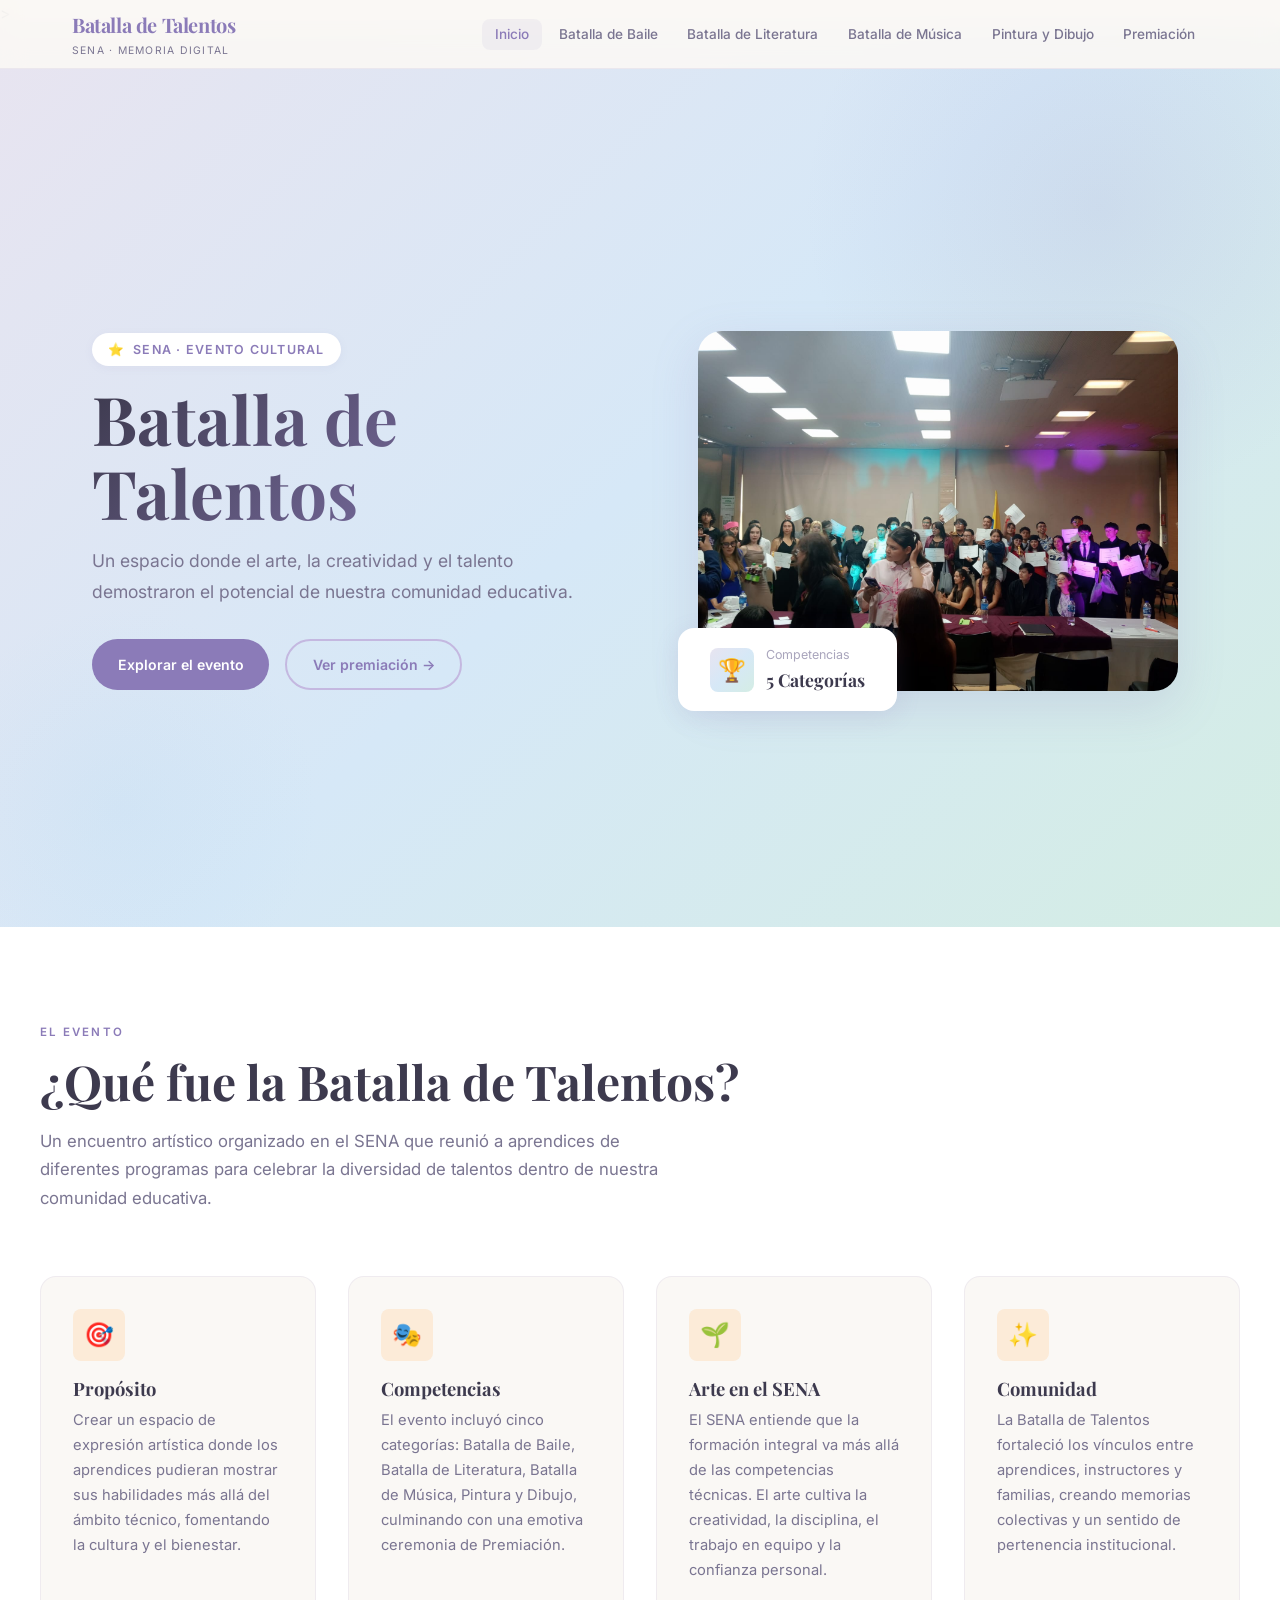
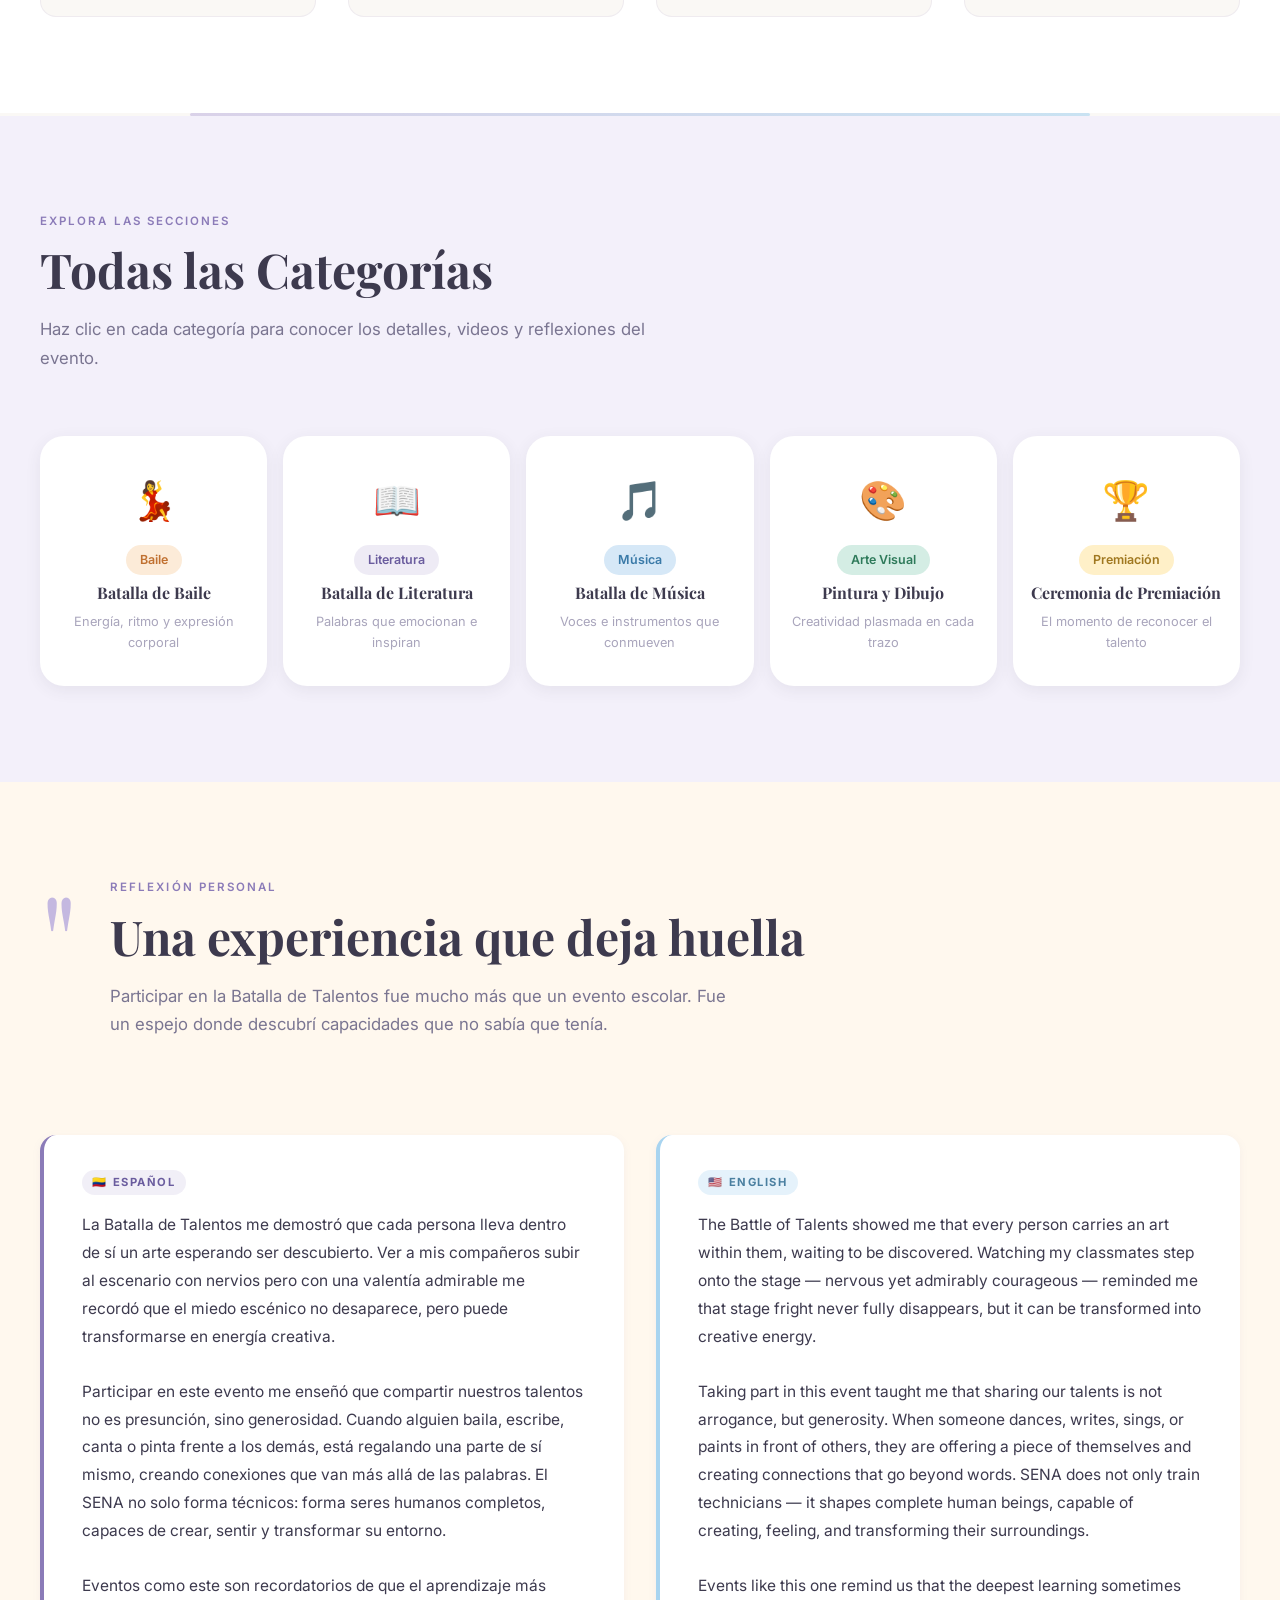
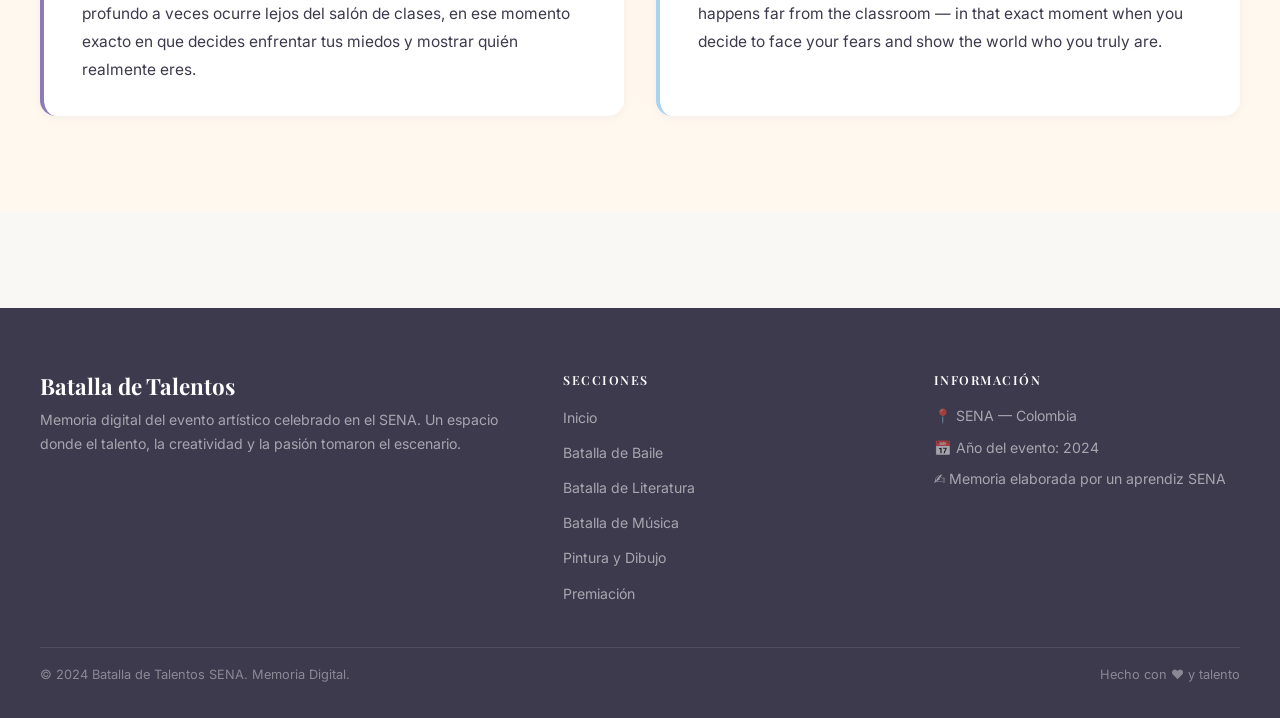
<file: index.html>
<!doctype html>
<html lang="es">
  <head>
    <meta charset="UTF-8" />
    <meta name="viewport" content="width=device-width, initial-scale=1.0" />
    <meta
      name="description"
      content="Batalla de Talentos SENA — Memoria digital del evento artístico donde el baile, la literatura, la música y el arte visual demostraron el talento de nuestra comunidad educativa."
    />
    <meta
      name="keywords"
      content="Batalla de Talentos, SENA, arte, música, danza, literatura, pintura"
    />
    <meta property="og:title" content="Batalla de Talentos SENA" />
    <meta
      property="og:description"
      content="Un espacio donde el arte, la creatividad y el talento demostraron el potencial de nuestra comunidad educativa."
    />
    <title>Batalla de Talentos SENA</title>

    <!-- Google Fonts -->
    <link rel="preconnect" href="https://fonts.googleapis.com" />
    <link rel="preconnect" href="https://fonts.gstatic.com" crossorigin />
    <link
      href="https://fonts.googleapis.com/css2?family=Playfair+Display:wght@400;600;700&family=Inter:wght@400;500;600&display=swap"
      rel="stylesheet"
    />

    <!-- CSS -->
    <link rel="stylesheet" href="css/style.css" />
    <link rel="stylesheet" href="css/home.css" />
  </head>
  <body>
    <!-- Accesibilidad: saltar al contenido -->
    <a class="skip-link" href="#main">Saltar al contenido</a>
    >

    <!-- ====== NAVBAR ====== -->
    <header class="navbar" role="banner">
      <div class="nav-container">
        <a
          href="index.html"
          class="nav-logo"
          aria-label="Inicio Batalla de Talentos"
        >
          Batalla de Talentos
          <span>SENA · Memoria Digital</span>
        </a>

        <button
          class="hamburger"
          aria-label="Abrir menú"
          aria-expanded="false"
          aria-controls="nav-menu"
        >
          <span></span><span></span><span></span>
        </button>

        <ul class="nav-links" id="nav-menu" role="list">
          <li><a href="index.html">Inicio</a></li>
          <li><a href="pages/baile.html">Batalla de Baile</a></li>
          <li><a href="pages/literatura.html">Batalla de Literatura</a></li>
          <li><a href="pages/musica.html">Batalla de Música</a></li>
          <li><a href="pages/pintura.html">Pintura y Dibujo</a></li>
          <li><a href="pages/premiacion.html">Premiación</a></li>
        </ul>
      </div>
    </header>

    <!-- ====== MAIN ====== -->
    <main id="main">
      <!-- ── HERO ── -->
      <section class="hero" aria-labelledby="hero-title">
        <div class="hero-content">
          <!-- Texto -->
          <div class="hero-text fade-up">
            <div class="eyebrow">
              <span>⭐</span>
              SENA · Evento Cultural
            </div>
            <h1 id="hero-title">Batalla de<br />Talentos</h1>
            <p>
              Un espacio donde el arte, la creatividad y el talento demostraron
              el potencial de nuestra comunidad educativa.
            </p>
            <div class="hero-actions">
              <a href="#sobre-el-evento" class="btn btn-primary"
                >Explorar el evento</a
              >
              <a href="pages/premiacion.html" class="btn btn-outline"
                >Ver premiación →</a
              >
            </div>
          </div>

          <!-- Visual -->
          <div class="hero-visual fade-in">
            <div class="hero-image-frame">
              <img src="media/WhatsApp_Imagen_inicio.jpeg" alt="Banner del evento" class="hero-image" />
            
              <!-- Badge flotante -->
              <div class="hero-badge">
                <div class="icon">🏆</div>
                <div>
                  <div class="label">Competencias</div>
                  <div class="value">5 Categorías</div>
                </div>
              </div>
            </div>
          </div>
        </div>
      </section>

      <!-- ── SOBRE EL EVENTO ── -->
      <section
        class="about-event"
        id="sobre-el-evento"
        aria-labelledby="about-title"
      >
        <div class="about-inner">
          <p class="section-label fade-up">El evento</p>
          <h2 class="section-title fade-up" id="about-title">
            ¿Qué fue la Batalla de Talentos?
          </h2>
          <p class="section-subtitle fade-up">
            Un encuentro artístico organizado en el SENA que reunió a aprendices
            de diferentes programas para celebrar la diversidad de talentos
            dentro de nuestra comunidad educativa.
          </p>

          <div class="about-grid stagger">
            <!-- Tarjeta 1 -->
            <div class="about-card">
              <div class="card-icon">🎯</div>
              <h3>Propósito</h3>
              <p>
                Crear un espacio de expresión artística donde los aprendices
                pudieran mostrar sus habilidades más allá del ámbito técnico,
                fomentando la cultura y el bienestar.
              </p>
            </div>
            <!-- Tarjeta 2 -->
            <div class="about-card">
              <div class="card-icon">
                🎭
              </div>
              <h3>Competencias</h3>
              <p>
                El evento incluyó cinco categorías: Batalla de Baile, Batalla de
                Literatura, Batalla de Música, Pintura y Dibujo, culminando con
                una emotiva ceremonia de Premiación.
              </p>
            </div>
            <!-- Tarjeta 3 -->
            <div class="about-card">
              <div class="card-icon">
                🌱
              </div>
              <h3>Arte en el SENA</h3>
              <p>
                El SENA entiende que la formación integral va más allá de las
                competencias técnicas. El arte cultiva la creatividad, la
                disciplina, el trabajo en equipo y la confianza personal.
              </p>
            </div>
            <!-- Tarjeta 4 -->
            <div class="about-card">
              <div class="card-icon">
                ✨
              </div>
              <h3>Comunidad</h3>
              <p>
                La Batalla de Talentos fortaleció los vínculos entre aprendices,
                instructores y familias, creando memorias colectivas y un
                sentido de pertenencia institucional.
              </p>
            </div>
          </div>
        </div>
      </section>

      <!-- Divisor telón -->
      <div
        class="curtain-divider"></div>

      <!-- ── CATEGORÍAS ── -->
      <section class="categories" id="categorias" aria-labelledby="cats-title">
        <div class="categories-inner">
          <p class="section-label fade-up">Explora las secciones</p>
          <h2 class="section-title fade-up" id="cats-title">
            Todas las Categorías
          </h2>
          <p class="section-subtitle fade-up">
            Haz clic en cada categoría para conocer los detalles, videos y
            reflexiones del evento.
          </p>

          <div class="categories-grid stagger">
            <a href="pages/baile.html" class="cat-card">
              <span class="cat-emoji">💃</span>
              <div class="chip chip-dance">Baile</div>
              <h3>Batalla de Baile</h3>
              <p>Energía, ritmo y expresión corporal</p>
            </a>
            <a href="pages/literatura.html" class="cat-card">
              <span class="cat-emoji">📖</span>
              <div class="chip chip-lit">Literatura</div>
              <h3>Batalla de Literatura</h3>
              <p>Palabras que emocionan e inspiran</p>
            </a>
            <a href="pages/musica.html" class="cat-card">
              <span class="cat-emoji">🎵</span>
              <div class="chip chip-music">Música</div>
              <h3>Batalla de Música</h3>
              <p>Voces e instrumentos que conmueven</p>
            </a>
            <a href="pages/pintura.html" class="cat-card">
              <span class="cat-emoji">🎨</span>
              <div class="chip chip-art">Arte Visual</div>
              <h3>Pintura y Dibujo</h3>
              <p>Creatividad plasmada en cada trazo</p>
            </a>
            <a href="pages/premiacion.html" class="cat-card">
              <span class="cat-emoji">🏆</span>
              <div class="chip chip-award">Premiación</div>
              <h3>Ceremonia de Premiación</h3>
              <p>El momento de reconocer el talento</p>
            </a>
          </div>
        </div>
      </section>

      <!-- ── REFLEXIÓN PERSONAL ── -->
      <section class="reflection" id="reflexion" aria-labelledby="ref-title">
        <div class="reflection-inner">
          <div class="reflection-header fade-up">
            <div class="quote-mark" aria-hidden="true">"</div>
            <div>
              <p class="section-label">Reflexión personal</p>
              <h2 class="section-title" id="ref-title">
                Una experiencia que deja huella
              </h2>
              <p class="section-subtitle">
                Participar en la Batalla de Talentos fue mucho más que un evento
                escolar. Fue un espejo donde descubrí capacidades que no sabía
                que tenía.
              </p>
            </div>
          </div>

          <div class="bilingual fade-up">
            <!-- Español -->
            <div class="lang-block es">
              <span class="lang-tag es">🇨🇴 Español</span>
              <p>
                La Batalla de Talentos me demostró que cada persona lleva dentro
                de sí un arte esperando ser descubierto. Ver a mis compañeros
                subir al escenario con nervios pero con una valentía admirable
                me recordó que el miedo escénico no desaparece, pero puede
                transformarse en energía creativa.
              </p>
              <br />
              <p>
                Participar en este evento me enseñó que compartir nuestros
                talentos no es presunción, sino generosidad. Cuando alguien
                baila, escribe, canta o pinta frente a los demás, está regalando
                una parte de sí mismo, creando conexiones que van más allá de
                las palabras. El SENA no solo forma técnicos: forma seres
                humanos completos, capaces de crear, sentir y transformar su
                entorno.
              </p>
              <br />
              <p>
                Eventos como este son recordatorios de que el aprendizaje más
                profundo a veces ocurre lejos del salón de clases, en ese
                momento exacto en que decides enfrentar tus miedos y mostrar
                quién realmente eres.
              </p>
            </div>

            <!-- English -->
            <div class="lang-block en">
              <span class="lang-tag en">🇺🇸 English</span>
              <p>
                The Battle of Talents showed me that every person carries an art
                within them, waiting to be discovered. Watching my classmates
                step onto the stage — nervous yet admirably courageous —
                reminded me that stage fright never fully disappears, but it can
                be transformed into creative energy.
              </p>
              <br />
              <p>
                Taking part in this event taught me that sharing our talents is
                not arrogance, but generosity. When someone dances, writes,
                sings, or paints in front of others, they are offering a piece
                of themselves and creating connections that go beyond words.
                SENA does not only train technicians — it shapes complete human
                beings, capable of creating, feeling, and transforming their
                surroundings.
              </p>
              <br />
              <p>
                Events like this one remind us that the deepest learning
                sometimes happens far from the classroom — in that exact moment
                when you decide to face your fears and show the world who you
                truly are.
              </p>
            </div>
          </div>
        </div>
      </section>
    </main>

    <!-- ====== FOOTER ====== -->
    <footer class="footer" role="contentinfo">
      <div class="footer-inner">
        <div class="footer-brand">
          <h3>Batalla de Talentos</h3>
          <p>
            Memoria digital del evento artístico celebrado en el SENA. Un
            espacio donde el talento, la creatividad y la pasión tomaron el
            escenario.
          </p>
        </div>

        <nav class="footer-nav" aria-label="Navegación del pie de página">
          <h4>Secciones</h4>
          <ul>
            <li><a href="index.html">Inicio</a></li>
            <li><a href="pages/baile.html">Batalla de Baile</a></li>
            <li><a href="pages/literatura.html">Batalla de Literatura</a></li>
            <li><a href="pages/musica.html">Batalla de Música</a></li>
            <li><a href="pages/pintura.html">Pintura y Dibujo</a></li>
            <li><a href="pages/premiacion.html">Premiación</a></li>
          </ul>
        </nav>

        <div class="footer-info">
          <h4>Información</h4>
          <!-- REEMPLAZAR con datos reales -->
          <p>📍 SENA — Colombia</p>
          <p>📅 Año del evento: 2024</p>
          <p>✍️ Memoria elaborada por un aprendiz SENA</p>
        </div>
      </div>

      <div class="footer-bottom">
        <span>© 2024 Batalla de Talentos SENA. Memoria Digital.</span>
        <span>Hecho con ❤️ y talento</span>
      </div>
    </footer>

    <!-- Botón volver arriba -->
    <button id="back-to-top" aria-label="Volver al inicio de la página">
      <svg
        width="20"
        height="20"
        viewBox="0 0 24 24"
        fill="none"
        stroke="currentColor"
        stroke-width="2.5"
        aria-hidden="true"
      >
        <path d="m18 15-6-6-6 6" />
      </svg>
    </button>

    <!-- Scripts -->
    <script src="js/main.js"></script>
    <script src="js/animations.js"></script>
    <script src="js/navigation.js"></script>
  </body>
</html>
</file>
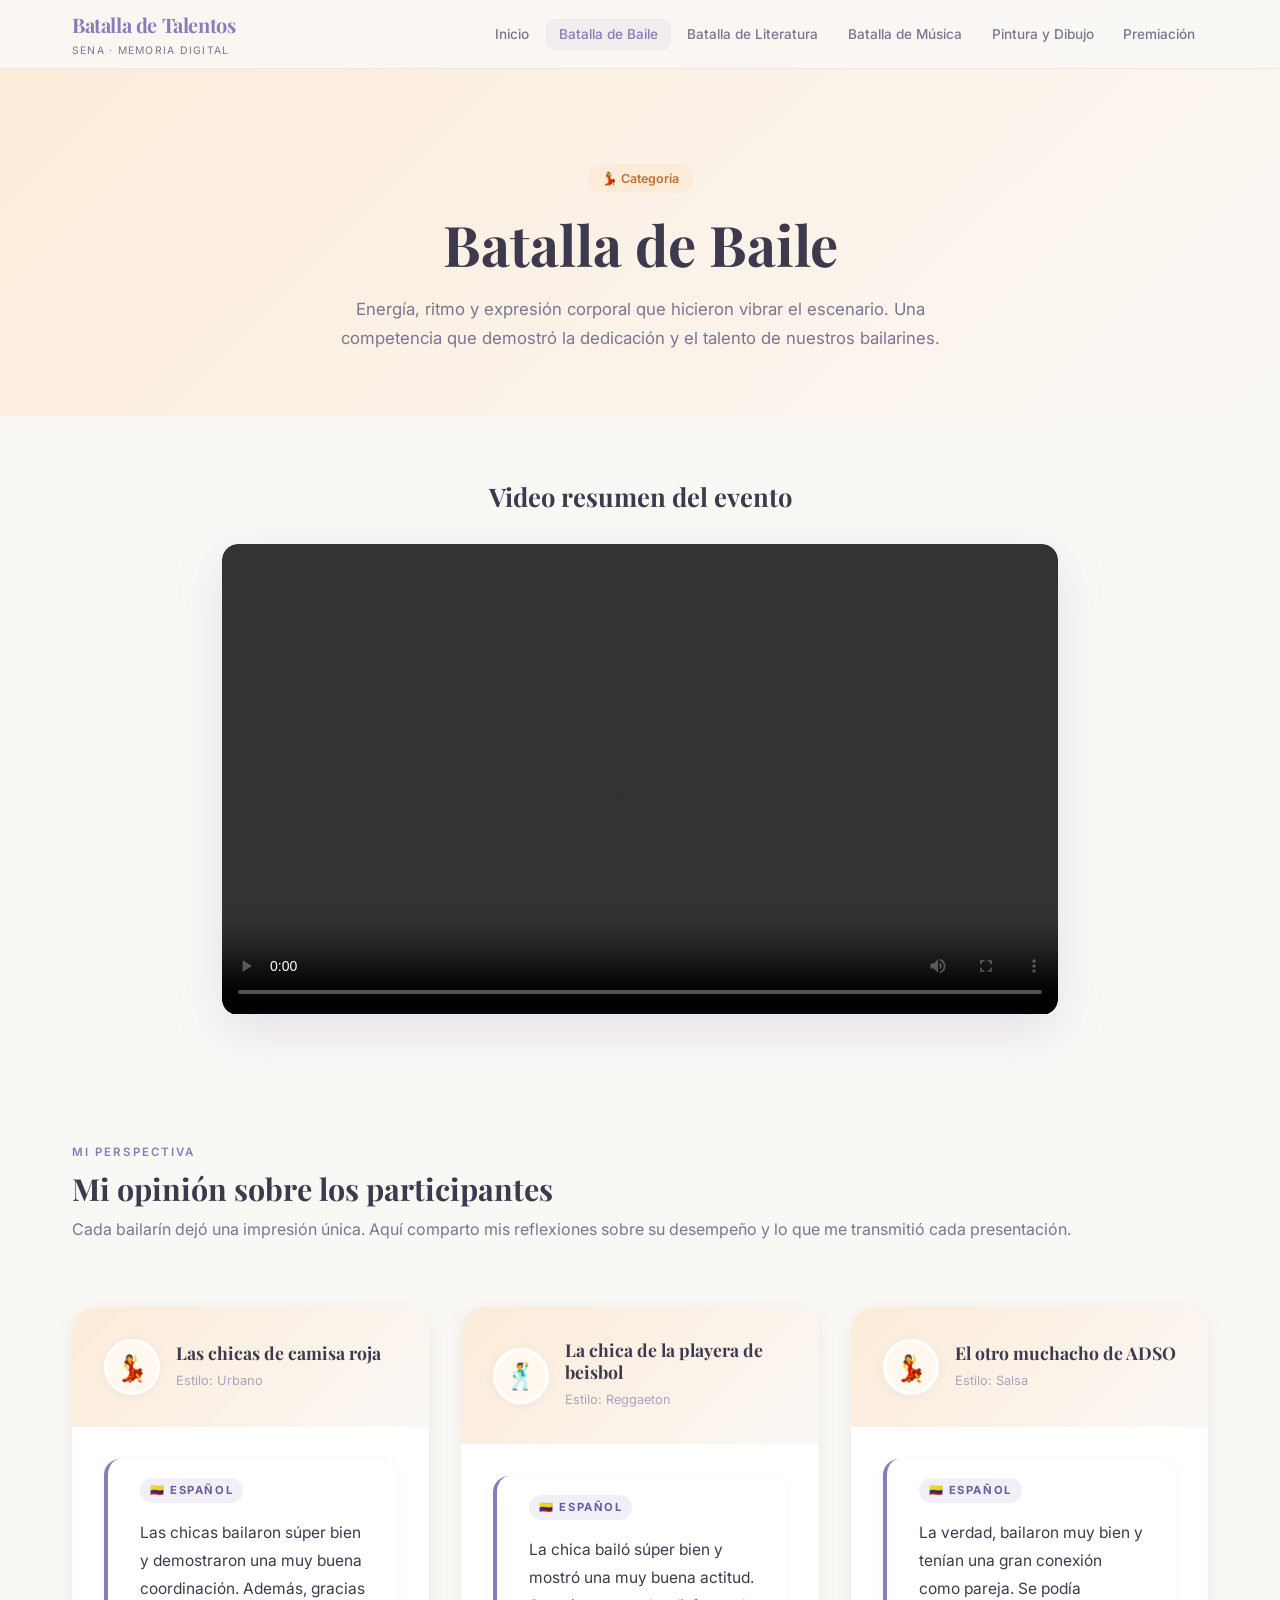
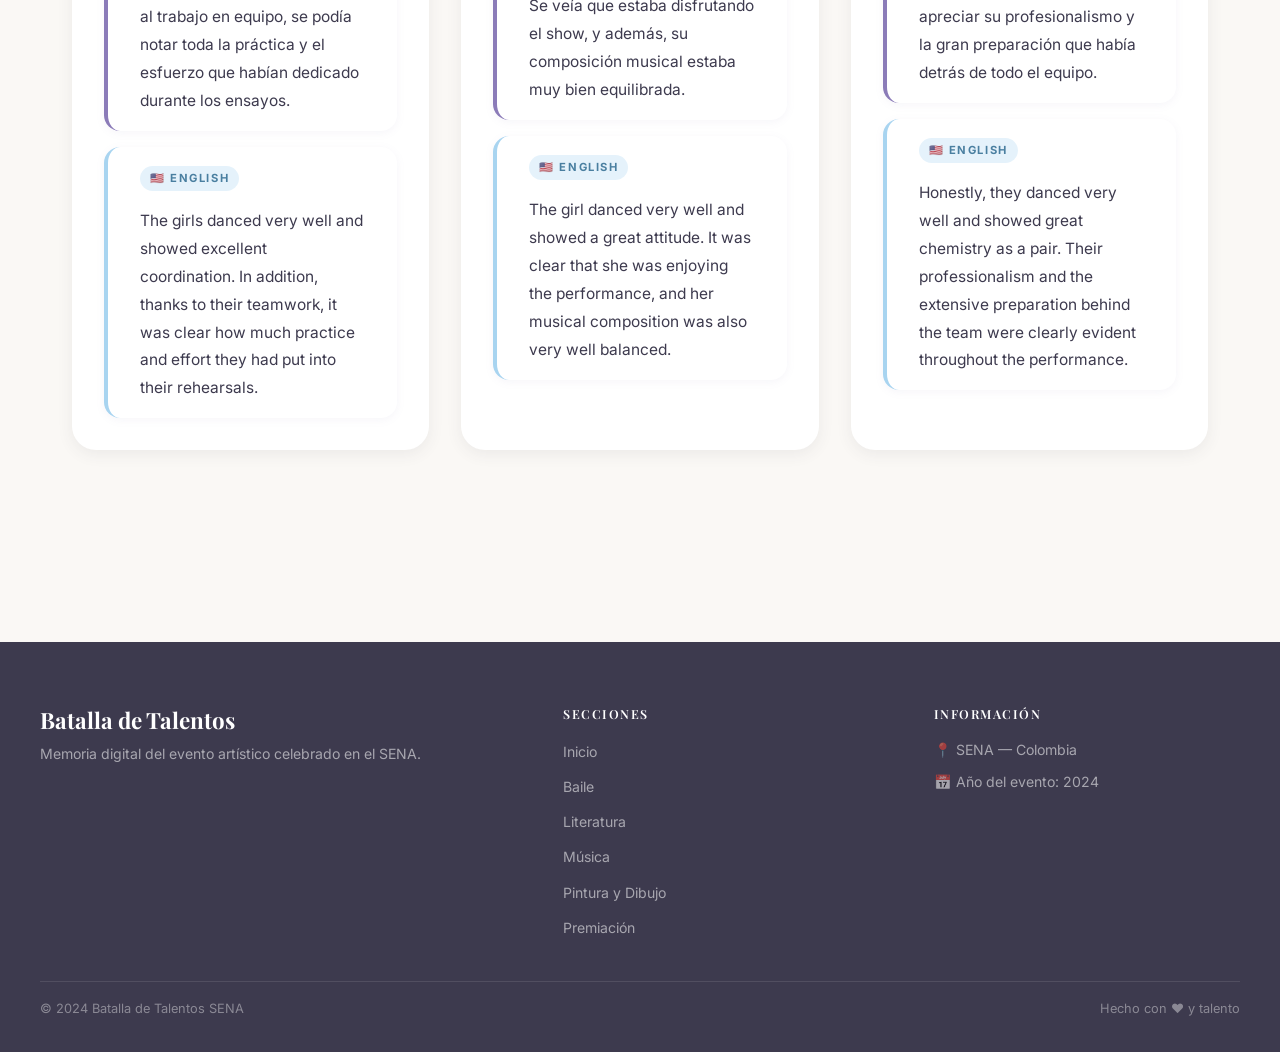
<file: pages/baile.html>
<!doctype html>
<html lang="es">
  <head>
    <meta charset="UTF-8" />
    <meta name="viewport" content="width=device-width, initial-scale=1.0" />
    <meta
      name="description"
      content="Batalla de Baile — Resumen y opiniones sobre los participantes de la categoría de danza en la Batalla de Talentos SENA."
    />
    <title>Batalla de Baile · Batalla de Talentos SENA</title>

    <link rel="preconnect" href="https://fonts.googleapis.com" />
    <link rel="preconnect" href="https://fonts.gstatic.com" crossorigin />
    <link
      href="https://fonts.googleapis.com/css2?family=Playfair+Display:wght@400;600;700&family=Inter:wght@400;500;600&display=swap"
      rel="stylesheet"
    />

    <link rel="stylesheet" href="../css/style.css" />
    <link rel="stylesheet" href="../css/baile.css" />
  </head>
  <body>
    <header class="navbar" role="banner">
      <div class="nav-container">
        <a href="../index.html" class="nav-logo">
          Batalla de Talentos
          <span>SENA · Memoria Digital</span>
        </a>
        <button
          class="hamburger"
          aria-label="Abrir menú"
          aria-expanded="false"
          aria-controls="nav-menu"
        >
          <span></span><span></span><span></span>
        </button>
        <ul class="nav-links" id="nav-menu" role="list">
          <li><a href="../index.html">Inicio</a></li>
          <li><a href="baile.html">Batalla de Baile</a></li>
          <li><a href="literatura.html">Batalla de Literatura</a></li>
          <li><a href="musica.html">Batalla de Música</a></li>
          <li><a href="pintura.html">Pintura y Dibujo</a></li>
          <li><a href="premiacion.html">Premiación</a></li>
        </ul>
      </div>
    </header>

    <main id="main">
      <section class="page-hero" aria-labelledby="page-title">
        <div class="chip chip-dance">💃 Categoría</div>
        <h1 id="page-title">Batalla de Baile</h1>
        <p>
          Energía, ritmo y expresión corporal que hicieron vibrar el escenario.
          Una competencia que demostró la dedicación y el talento de nuestros
          bailarines.
        </p>
      </section>

      <section class="video-section" aria-labelledby="video-title">
        <h2 id="video-title" class="fade-up">Video resumen del evento</h2>

        <div class="video-wrapper fade-up">
          <video 
            controls 
            preload="metadata" 
            title="Video Batalla de Baile"
            style="position: absolute; top: 0; left: 0; width: 100%; height: 100%; border-radius: var(--radius-md); border: none;">
            <source src="https://res.cloudinary.com/dey2nuffx/video/upload/v1781814696/whatsApp_videoDanzas_apcj5n.mp4" type="video/mp4">

          </video>
        </div>
      </section>

      <div></div>

      <section class="participants" aria-labelledby="opinions-title">
        <p class="section-label fade-up">Mi perspectiva</p>
        <h2 class="fade-up" id="opinions-title">
          Mi opinión sobre los participantes
        </h2>
        <p class="intro fade-up">
          Cada bailarín dejó una impresión única. Aquí comparto mis reflexiones
          sobre su desempeño y lo que me transmitió cada presentación.

        </p>

        <div class="participants-grid">
          <article class="participant-card fade-up" aria-labelledby="p1-name">
            <div class="participant-card-header">
              <div class="participant-avatar">
                💃
              </div>
              <div class="participant-info">
                <h3 id="p1-name">Las chicas de camisa roja</h3>
                <span class="role">Estilo: Urbano</span>
              </div>
            </div>
            <div class="participant-card-body">
              <div class="bilingual">
                <div class="lang-block es">
                  <span class="lang-tag es">🇨🇴 Español</span>
                  <p>
                    Las chicas bailaron súper bien y demostraron una muy buena coordinación. 
                    Además, gracias al trabajo en equipo, se podía notar toda la práctica y el
                     esfuerzo que habían dedicado durante los ensayos.
                  </p>
                </div>
                <div class="lang-block en">
                  <span class="lang-tag en">🇺🇸 English</span>
                  <p>
                    The girls danced very well and showed excellent coordination. In addition, thanks 
                    to their teamwork, it was clear how much practice and effort they 
                    had put into their rehearsals.

                  </p>
                </div>
              </div>
            </div>
          </article>

          <article class="participant-card fade-up" aria-labelledby="p2-name">
            <div class="participant-card-header">
              <div class="participant-avatar">🕺</div>
              <div class="participant-info">
                <h3 id="p2-name">La chica de la playera de beisbol</h3>
                <span class="role">Estilo: Reggaeton</span>
                  
              </div>
            </div>
            <div class="participant-card-body">
              <div class="bilingual">
                <div class="lang-block es">
                  <span class="lang-tag es">🇨🇴 Español</span>
                  <p>
                    La chica bailó súper bien y mostró una muy buena actitud. 
                    Se veía que estaba disfrutando el show, y además, su composición musical 
                    estaba muy bien equilibrada.</p>
                </div>
                <div class="lang-block en">
                  <span class="lang-tag en">🇺🇸 English</span>
                  <p>The girl danced very well and showed a great attitude. 
                    It was clear that she was enjoying the performance, and her musical 
                    composition was also very well balanced.
                  </p>
                </div>
              </div>
            </div>
          </article>

          <article class="participant-card fade-up" aria-labelledby="p3-name">
            <div class="participant-card-header">
              <div class="participant-avatar">💃</div>
              <div class="participant-info">
                <h3 id="p3-name">El otro muchacho de ADSO</h3>
                <span class="role">Estilo: Salsa</span>
              </div>
            </div>
            <div class="participant-card-body">
              <div class="bilingual">
                <div class="lang-block es">
                  <span class="lang-tag es">🇨🇴 Español</span>
                  <p>La verdad, bailaron muy bien y tenían una gran conexión como pareja.
                    Se podía apreciar su profesionalismo y la gran preparación que había 
                    detrás de todo el equipo.
                  </p>
                </div>
                <div class="lang-block en">
                  <span class="lang-tag en">🇺🇸 English</span>
                  <p>Honestly, they danced very well and showed great chemistry as a pair. 
                    Their professionalism and the extensive preparation behind the team were 
                    clearly evident throughout the performance.
                  </p>
                </div>
              </div>
            </div>
          </article>
        </div>
      </section>
    </main>

    <footer class="footer" role="contentinfo">
      <div class="footer-inner">
        <div class="footer-brand">
          <h3>Batalla de Talentos</h3>
          <p>Memoria digital del evento artístico celebrado en el SENA.</p>
        </div>
        <nav class="footer-nav" aria-label="Pie de página">
          <h4>Secciones</h4>
          <ul>
            <li><a href="../index.html">Inicio</a></li>
            <li><a href="baile.html">Baile</a></li>
            <li><a href="literatura.html">Literatura</a></li>
            <li><a href="musica.html">Música</a></li>
            <li><a href="pintura.html">Pintura y Dibujo</a></li>
            <li><a href="premiacion.html">Premiación</a></li>
          </ul>
        </nav>
        <div class="footer-info">
          <h4>Información</h4>
          <p>📍 SENA — Colombia</p>
          <p>📅 Año del evento: 2024</p>
        </div>
      </div>
      <div class="footer-bottom">
        <span>© 2024 Batalla de Talentos SENA</span>
        <span>Hecho con ❤️ y talento</span>
      </div>
    </footer>

    <button id="back-to-top" aria-label="Volver al inicio de la página">
  <svg
    viewBox="0 0 24 24"
    fill="none"
    stroke="currentColor"
    stroke-width="2.5"
    aria-hidden="true"
  >
    <path d="m18 15-6-6-6 6" />
  </svg>
</button>

    <script src="../js/main.js"></script>
    <script src="../js/animations.js"></script>
    <script src="../js/navigation.js"></script>
  </body>
</html>
</file>
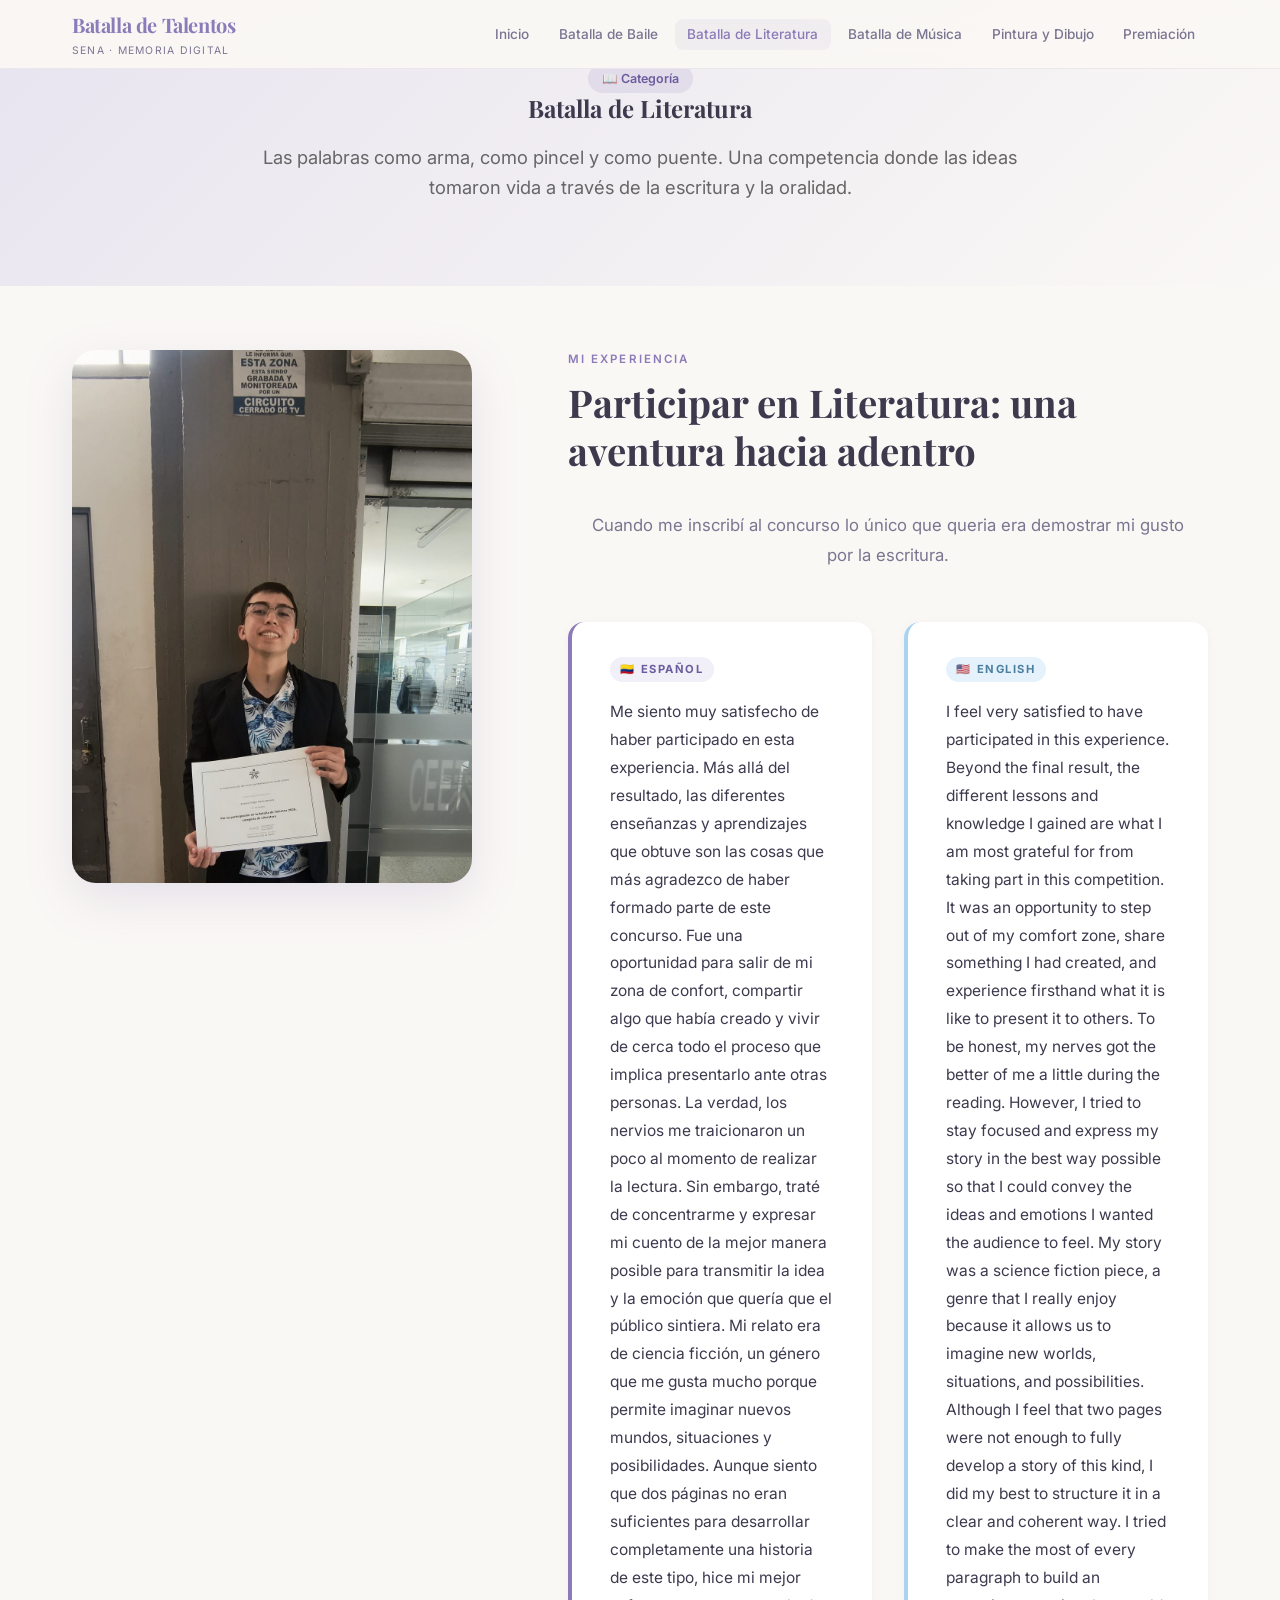
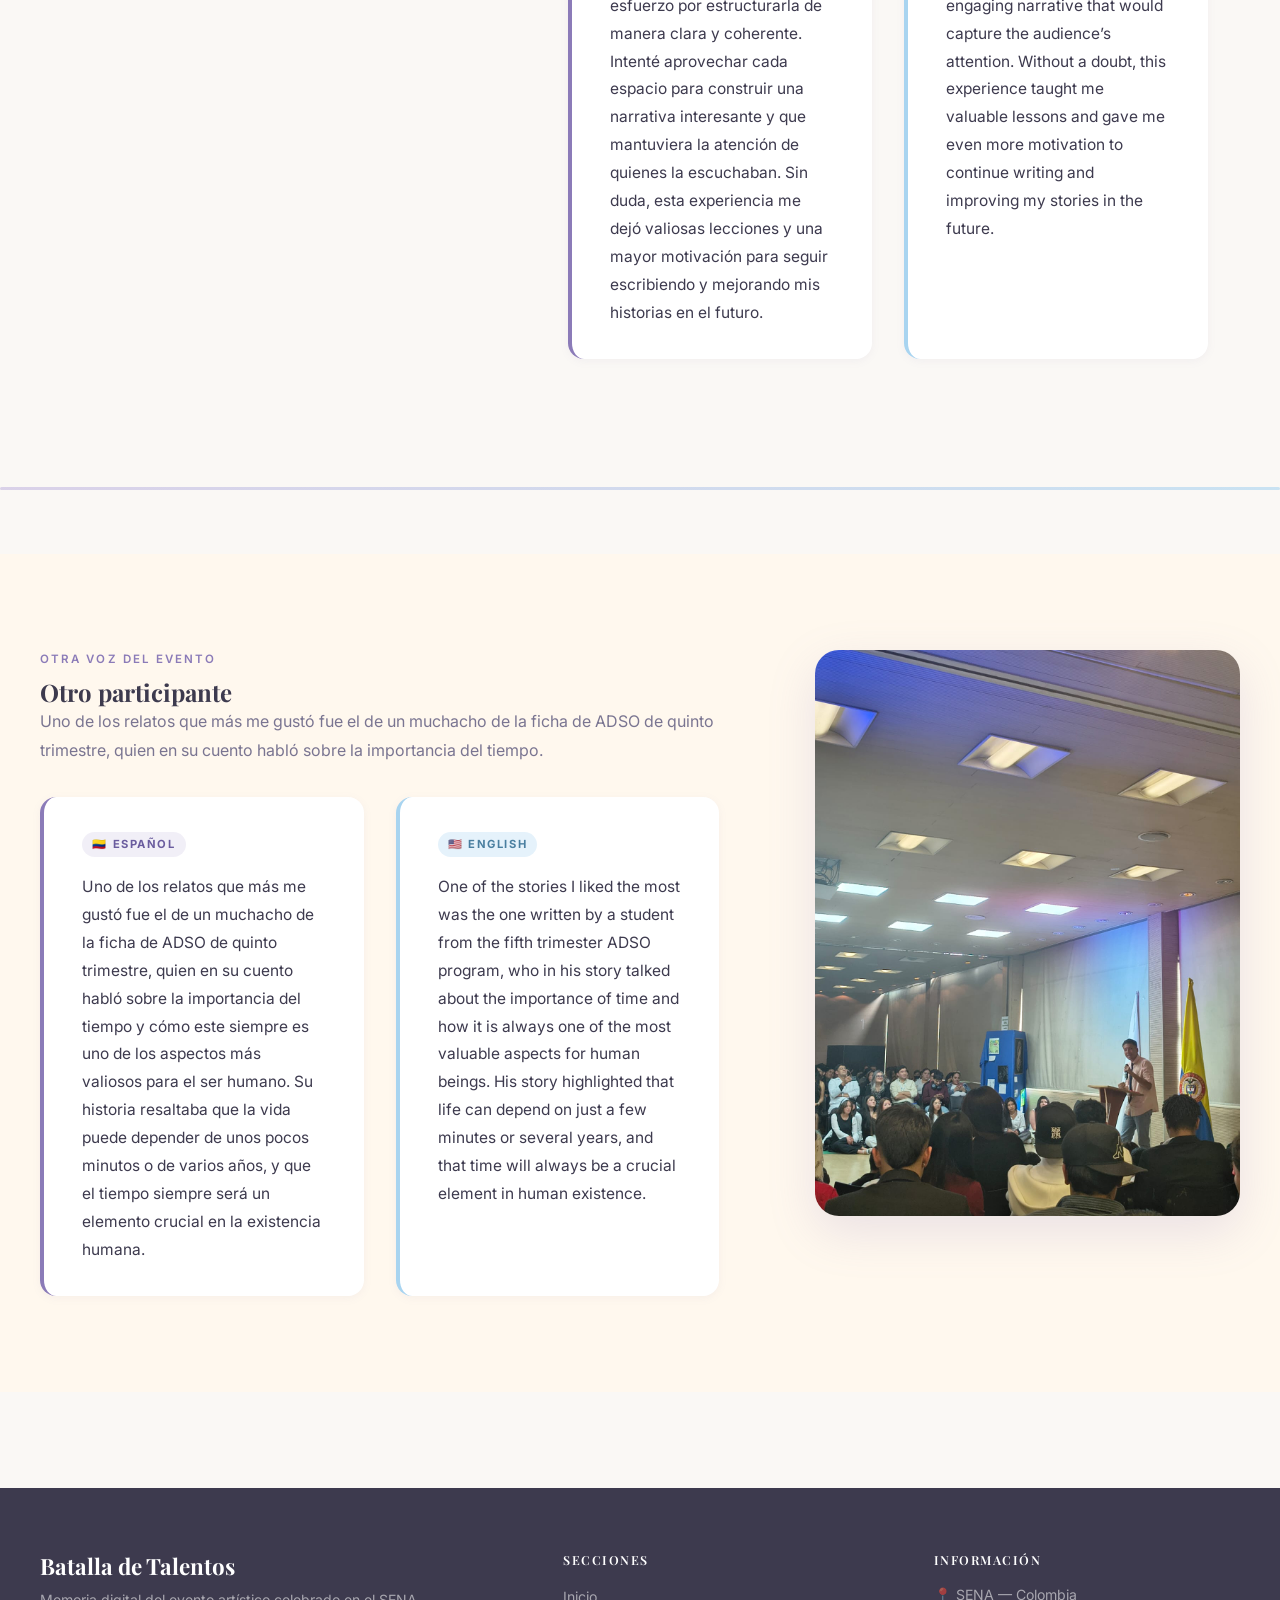
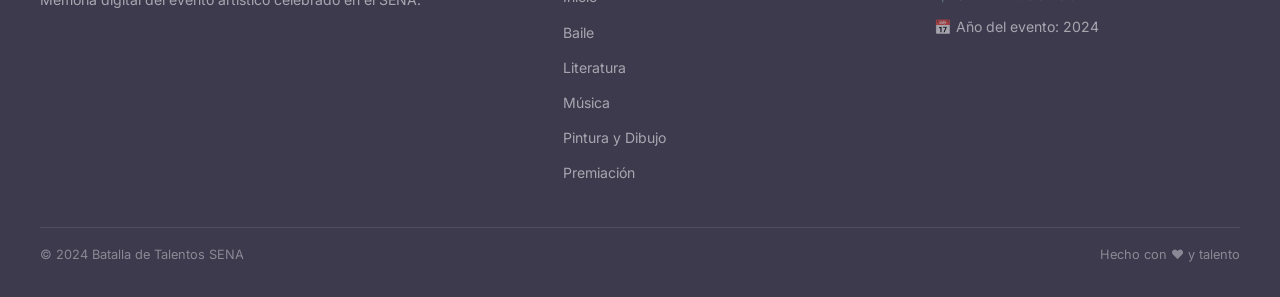
<file: pages/literatura.html>
<!doctype html>
<html lang="es">
  <head>
    <meta charset="UTF-8" />
    <meta name="viewport" content="width=device-width, initial-scale=1.0" />
    <meta
      name="description"
      content="Batalla de Literatura — Mi participación y reflexiones sobre la competencia literaria de la Batalla de Talentos SENA."
    />
    <title>Batalla de Literatura · Batalla de Talentos SENA</title>

    <link rel="preconnect" href="https://fonts.googleapis.com" />
    <link rel="preconnect" href="https://fonts.gstatic.com" crossorigin />
    <link
      href="https://fonts.googleapis.com/css2?family=Playfair+Display:wght@400;600;700&family=Inter:wght@400;500;600&display=swap"
      rel="stylesheet"
    />

    <link rel="stylesheet" href="../css/style.css" />
    <link rel="stylesheet" href="../css/literatura.css" />
  </head>
  <body>
    <!-- ====== NAVBAR ====== -->
    <header class="navbar" role="banner">
      <div class="nav-container">
        <a href="../index.html" class="nav-logo">
          Batalla de Talentos
          <span>SENA · Memoria Digital</span>
        </a>
        <button
          class="hamburger"
          aria-label="Abrir menú"
          aria-expanded="false"
          aria-controls="nav-menu"
        >
          <span></span><span></span><span></span>
        </button>
        <ul class="nav-links" id="nav-menu" role="list">
          <li><a href="../index.html">Inicio</a></li>
          <li><a href="baile.html">Batalla de Baile</a></li>
          <li><a href="literatura.html">Batalla de Literatura</a></li>
          <li><a href="musica.html">Batalla de Música</a></li>
          <li><a href="pintura.html">Pintura y Dibujo</a></li>
          <li><a href="premiacion.html">Premiación</a></li>
        </ul>
      </div>
    </header>

    <main id="main">
      <!-- ── PAGE HERO ── -->
      <section class="page-hero" aria-labelledby="page-title">
        <div class="chip chip-lit">📖 Categoría</div>
        <h1 id="page-title">Batalla de Literatura</h1>
        <p class="lead">
          Las palabras como arma, como pincel y como puente. Una competencia
          donde las ideas tomaron vida a través de la escritura y la oralidad.
        </p>
      </section>

      <!-- ── MI PARTICIPACIÓN ── -->
      <section aria-labelledby="my-part-title">
        <div class="my-participation">
          <!-- Foto propia -->
          <div class="my-photo-wrap fade-in">
            <img src="../media/WhatsApp Imagen_lit.jpeg" alt="Mi participación en la Batalla de Literatura" />
            
          </div>

          <!-- Texto de experiencia -->
          <div class="participation-text">
            <p class="section-label fade-up">Mi experiencia</p>
            <h2 class="fade-up" id="my-part-title">
              Participar en Literatura: una aventura hacia adentro
            </h2>
            <p class="lead fade-up">
              Cuando me inscribí al concurso lo único que queria
              era demostrar mi gusto por la escritura.
            </p>

            <div class="bilingual fade-up">
              <!-- Español -->
              <div class="lang-block es">
                <span class="lang-tag es">🇨🇴 Español</span>
                <p>
                  Me siento muy satisfecho de haber participado en esta experiencia. 
                  Más allá del resultado, las diferentes enseñanzas y aprendizajes que 
                  obtuve son las cosas que más agradezco de haber formado parte de este concurso. 
                  Fue una oportunidad para salir de mi zona de confort, compartir algo que había 
                  creado y vivir de cerca todo el proceso que implica presentarlo ante otras personas.
                  La verdad, los nervios me traicionaron un poco al momento de realizar la lectura. 
                  Sin embargo, traté de concentrarme y expresar mi cuento de la mejor 
                  manera posible para transmitir la idea y la emoción que quería que el público sintiera. 
                  Mi relato era de ciencia ficción, un género que me gusta mucho porque permite imaginar 
                  nuevos mundos, situaciones y posibilidades.
                  Aunque siento que dos páginas no eran suficientes para desarrollar completamente una historia 
                  de este tipo, hice mi mejor esfuerzo por estructurarla de manera clara y coherente. 
                  Intenté aprovechar cada espacio para construir una narrativa interesante y que mantuviera 
                  la atención de quienes la escuchaban. Sin duda, esta experiencia me dejó valiosas lecciones y 
                  una mayor motivación para seguir escribiendo y mejorando mis historias en el futuro.
                </p>
              </div>

              <!-- English -->
              <div class="lang-block en">
                <span class="lang-tag en">🇺🇸 English</span>
                <p>
                 I feel very satisfied to have participated in this experience. 
                 Beyond the final result, the different lessons and knowledge I gained 
                 are what I am most grateful for from taking part in this competition. 
                 It was an opportunity to step out of my comfort zone, share something I had created, 
                 and experience firsthand what it is like to present it to others.
                To be honest, my nerves got the better of me a little during the reading.
                However, I tried to stay focused and express my story in the best way possible so that 
                I could convey the ideas and emotions I wanted the audience to feel. 
                My story was a science fiction piece, a genre that I really enjoy because it 
                allows us to imagine new worlds, situations, and possibilities.
                Although I feel that two pages were not enough to fully develop a story of this kind, I did 
                my best to structure it in a clear and coherent way. I tried to make the most of every 
                paragraph to build an engaging narrative that would capture the audience’s attention. 
                Without a doubt, this experience taught me valuable lessons and gave me even more motivation 
                to continue writing and improving my stories in the future.
                </p>
              </div>
            </div>
          </div>
        </div>
      </section>

      <div
        class="curtain-divider"
      ></div>

      <!-- ── OTRO PARTICIPANTE ── -->
      <section class="other-participant" aria-labelledby="other-title">
        <div class="other-participant-inner">
          <!-- Texto sobre el otro participante -->
          <div class="fade-up">
            <p class="section-label">Otra voz del evento</p>
            <h2 id="other-title">
              
              Otro participante
            </h2>
            <p class="other-participant-desc">
              Uno de los relatos que más me gustó fue el de un muchacho de la ficha de ADSO de quinto trimestre, quien 
              en su cuento habló sobre la importancia del tiempo.
            </p>

            <div class="bilingual">
              <div class="lang-block es">
                <span class="lang-tag es">🇨🇴 Español</span>
                <p>
                  Uno de los relatos que más me gustó fue el de un muchacho de la ficha de ADSO de quinto trimestre, quien 
                  en su cuento habló sobre la importancia del tiempo y cómo este siempre es uno de los aspectos más 
                  valiosos para el ser humano. Su historia resaltaba que la vida puede depender de unos pocos minutos 
                  o de varios años, y que el tiempo siempre será un elemento crucial en la existencia humana.

                </p>
              </div>
              <div class="lang-block en">
                <span class="lang-tag en">🇺🇸 English</span>
                <p>
                  One of the stories I liked the most was the one written by a student from the fifth trimester ADSO program, who 
                  in his story talked about the importance of time and how it is always one of the most valuable 
                  aspects for human beings. His story highlighted that life can depend on just a few minutes or 
                  several years, and that time will always be a crucial element in human existence.
                </p>
              </div>
            </div>
          </div>

          <!-- Foto del otro participante -->
          <div class="other-photo-wrap fade-in">
            <img src="../media/WhatsApp Image_2lit.jpeg" alt="Foto de el otro participante" />
          </div>
        </div>
      </section>
    </main>

    <!-- ====== FOOTER ====== -->
    <footer class="footer" role="contentinfo">
      <div class="footer-inner">
        <div class="footer-brand">
          <h3>Batalla de Talentos</h3>
          <p>Memoria digital del evento artístico celebrado en el SENA.</p>
        </div>
        <nav class="footer-nav" aria-label="Pie de página">
          <h4>Secciones</h4>
          <ul>
            <li><a href="../index.html">Inicio</a></li>
            <li><a href="baile.html">Baile</a></li>
            <li><a href="literatura.html">Literatura</a></li>
            <li><a href="musica.html">Música</a></li>
            <li><a href="pintura.html">Pintura y Dibujo</a></li>
            <li><a href="premiacion.html">Premiación</a></li>
          </ul>
        </nav>
        <div class="footer-info">
          <h4>Información</h4>
          <p>📍 SENA — Colombia</p>
          <p>📅 Año del evento: 2024</p>
        </div>
      </div>
      <div class="footer-bottom">
        <span>© 2024 Batalla de Talentos SENA</span>
        <span>Hecho con ❤️ y talento</span>
      </div>
    </footer>

    <button id="back-to-top" aria-label="Volver al inicio de la página">
      <svg
        width="20"
        height="20"
        viewBox="0 0 24 24"
        fill="none"
        stroke="currentColor"
        stroke-width="2.5"
        aria-hidden="true"
      >
        <path d="m18 15-6-6-6 6" />
      </svg>
    </button>

    <script src="../js/main.js"></script>
    <script src="../js/animations.js"></script>
    <script src="../js/navigation.js"></script>
  </body>
</html>
</file>
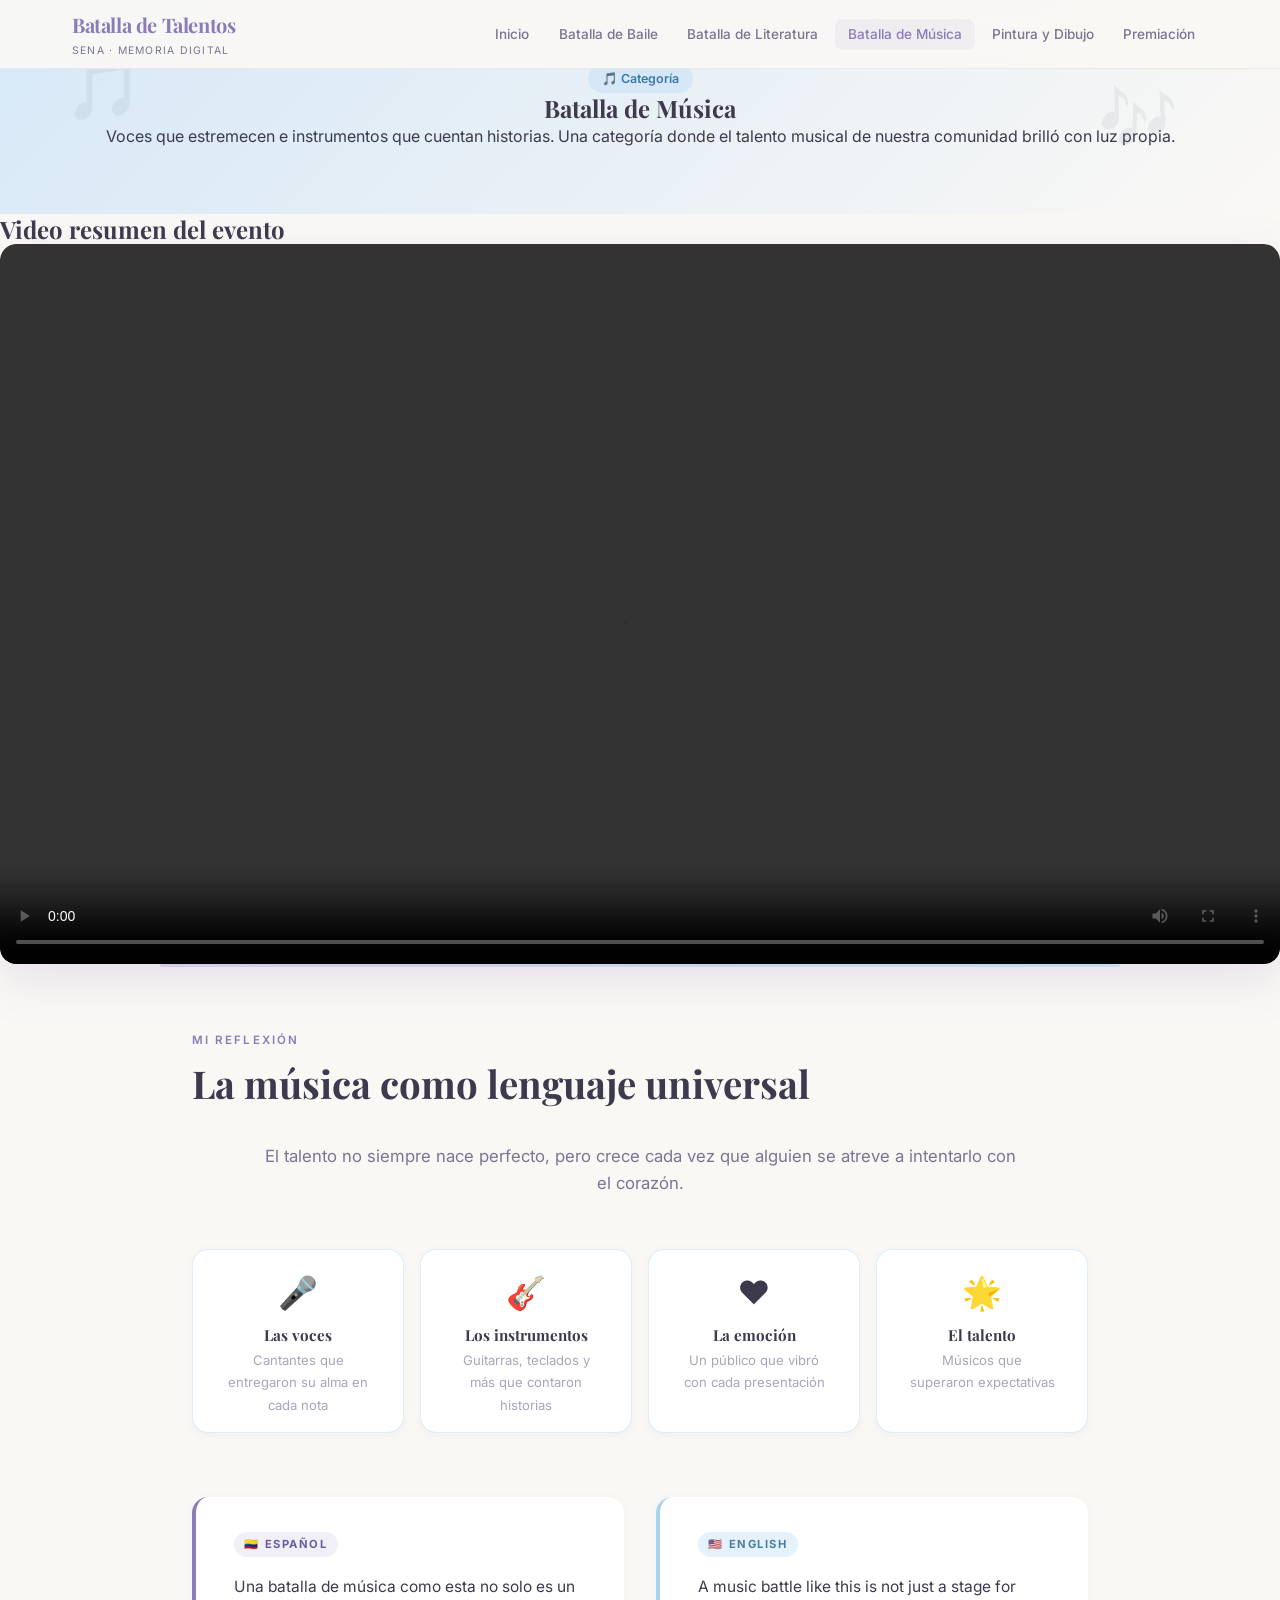
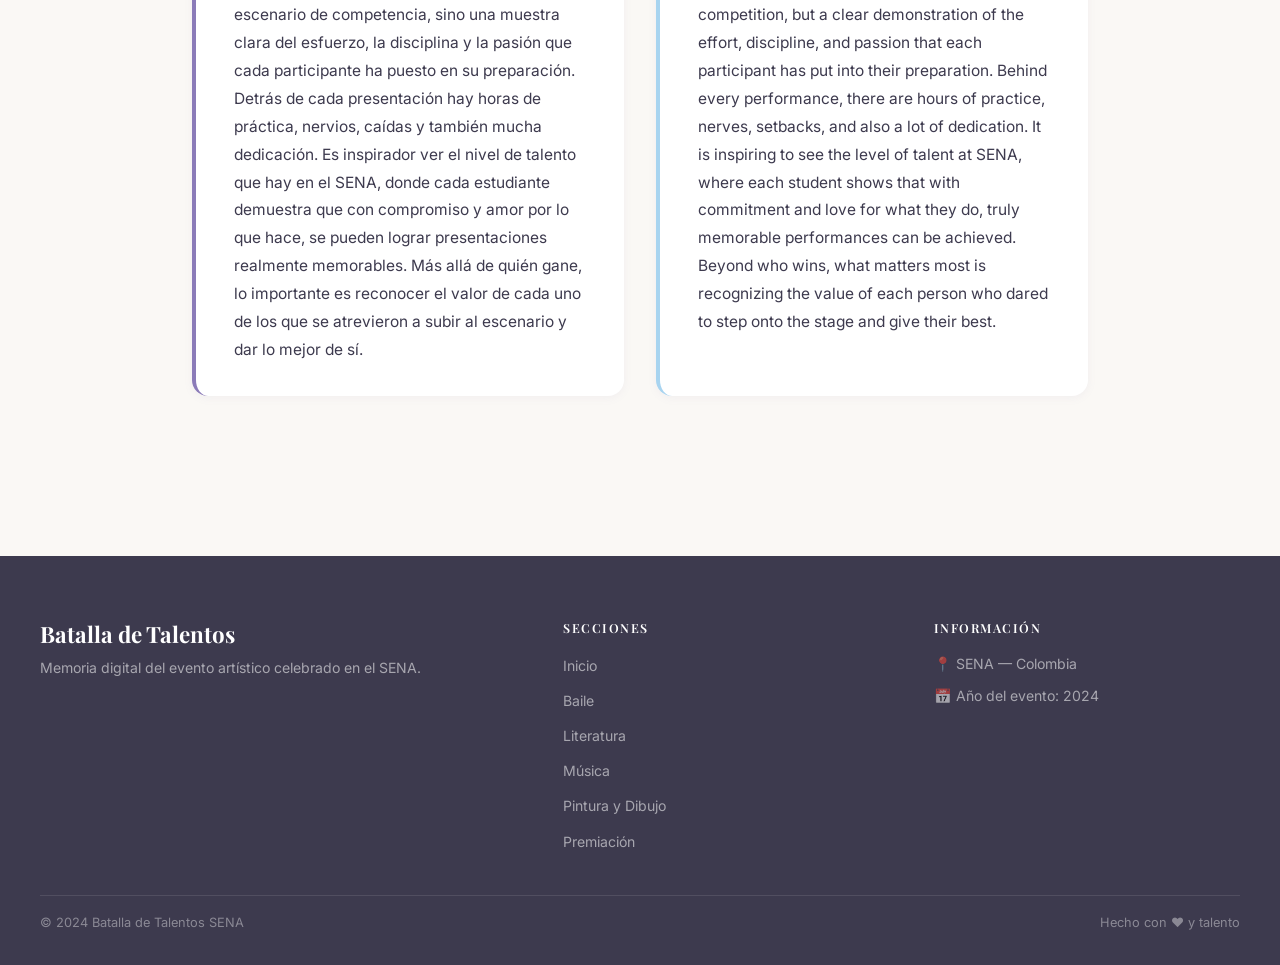
<file: pages/musica.html>
<!doctype html>
<html lang="es">
  <head>
    <meta charset="UTF-8" />
    <meta name="viewport" content="width=device-width, initial-scale=1.0" />
    <meta
      name="description"
      content="Batalla de Música — Reflexiones sobre la competencia musical de la Batalla de Talentos SENA."
    />
    <title>Batalla de Música · Batalla de Talentos SENA</title>

    <link rel="preconnect" href="https://fonts.googleapis.com" />
    <link rel="preconnect" href="https://fonts.gstatic.com" crossorigin />
    <link
      href="https://fonts.googleapis.com/css2?family=Playfair+Display:wght@400;600;700&family=Inter:wght@400;500;600&display=swap"
      rel="stylesheet"
    />

    <link rel="stylesheet" href="../css/style.css" />
    <link rel="stylesheet" href="../css/musica.css" />
  </head>
  <body>
    <!-- ====== NAVBAR ====== -->
    <header class="navbar" role="banner">
      <div class="nav-container">
        <a href="../index.html" class="nav-logo">
          Batalla de Talentos
          <span>SENA · Memoria Digital</span>
        </a>
        <button
          class="hamburger"
          aria-label="Abrir menú"
          aria-expanded="false"
          aria-controls="nav-menu"
        >
          <span></span><span></span><span></span>
        </button>
        <ul class="nav-links" id="nav-menu" role="list">
          <li><a href="../index.html">Inicio</a></li>
          <li><a href="baile.html">Batalla de Baile</a></li>
          <li><a href="literatura.html">Batalla de Literatura</a></li>
          <li><a href="musica.html">Batalla de Música</a></li>
          <li><a href="pintura.html">Pintura y Dibujo</a></li>
          <li><a href="premiacion.html">Premiación</a></li>
        </ul>
      </div>
    </header>

    <main id="main">
      <!-- ── PAGE HERO ── -->
      <section class="page-hero-music" style="position: relative; overflow: hidden;">
        <span class="music-notes" style="top: 15%; left: 5%;">🎵</span>
        <span class="music-notes" style="bottom: 20%; right: 8%; animation-delay: -3s;">🎶</span>
        <div class="chip chip-music">🎵 Categoría</div>
        <h1 id="page-title">Batalla de Música</h1>
        <p>
          Voces que estremecen e instrumentos que cuentan historias. Una
          categoría donde el talento musical de nuestra comunidad brilló con luz
          propia.
        </p>
      </section>

      <!-- ── VIDEO RESUMEN ── -->
      <section class="video-section" aria-labelledby="video-title">
        <h2 id="video-title" class="fade-up">Video resumen del evento</h2>

        <div class="video-wrapper fade-up">
          <video 
            controls 
            preload="metadata" 
            title="Video Batalla de Música">
            <source src="https://res.cloudinary.com/dey2nuffx/video/upload/v1781817359/WhatsApp_Video_musica_q5uejw.mp4" type="video/mp4">
            Tu navegador no soporta la reproducción de videos.
          </video>
        </div>
     
      <div
        class="curtain-divider"
        style="max-width: 960px; margin: 0 auto"
        aria-hidden="true"
      ></div>

      <!-- ── REFLEXIÓN MUSICAL ── -->
      <section class="music-reflection" aria-labelledby="music-ref-title">
        <p class="section-label fade-up">Mi reflexión</p>
        <h2 class="fade-up" id="music-ref-title">
          La música como lenguaje universal
        </h2>
        <p class="lead fade-up">
          El talento no siempre nace perfecto, pero crece cada vez que alguien se atreve a intentarlo con el corazón.
        </p>

        <!-- Highlights temáticos -->
        <div class="music-highlights stagger fade-up">
          <div class="highlight-item">
            <div class="hi-icon">🎤</div>
            <h4>Las voces</h4>
            <p>Cantantes que entregaron su alma en cada nota</p>
          </div>
          <div class="highlight-item">
            <div class="hi-icon">🎸</div>
            <h4>Los instrumentos</h4>
            <p>Guitarras, teclados y más que contaron historias</p>
          </div>
          <div class="highlight-item">
            <div class="hi-icon">❤️</div>
            <h4>La emoción</h4>
            <p>Un público que vibró con cada presentación</p>
          </div>
          <div class="highlight-item">
            <div class="hi-icon">🌟</div>
            <h4>El talento</h4>
            <p>Músicos que superaron expectativas</p>
          </div>
        </div>

        <div class="bilingual fade-up" style="margin-top: var(--space-lg)">
          <!-- Español -->
          <div class="lang-block es">
            <span class="lang-tag es">🇨🇴 Español</span>
            <p>
              Una batalla de música como esta no solo es un escenario de competencia, sino una muestra clara del esfuerzo, la disciplina y la pasión que cada participante ha puesto en su preparación. Detrás de cada presentación hay horas de práctica, nervios, caídas y también mucha dedicación.
          Es inspirador ver el nivel de talento que hay en el SENA, donde cada estudiante demuestra que con 
          compromiso y amor por lo que hace, se pueden lograr presentaciones realmente memorables. 
          Más allá de quién gane, lo importante es reconocer el valor de cada uno de los que se atrevieron a subir 
          al escenario y dar lo mejor de sí.
          </div>

          <!-- English -->
          <div class="lang-block en">
            <span class="lang-tag en">🇺🇸 English</span>
            <p>
              A music battle like this is not just a stage for competition, but a 
              clear demonstration of the effort, discipline, and passion that each 
              participant has put into their preparation. Behind every performance, 
              there are hours of practice, nerves, setbacks, and also a lot of dedication.
              It is inspiring to see the level of talent at SENA, where each student 
              shows that with commitment and love for what they do, truly memorable 
              performances can be achieved. Beyond who wins, what matters most is recognizing 
              the value of each person who dared to step onto the stage and give their best.
          </div>
        </div>
      </section>
    </main>

    <!-- ====== FOOTER ====== -->
    <footer class="footer" role="contentinfo">
      <div class="footer-inner">
        <div class="footer-brand">
          <h3>Batalla de Talentos</h3>
          <p>Memoria digital del evento artístico celebrado en el SENA.</p>
        </div>
        <nav class="footer-nav" aria-label="Pie de página">
          <h4>Secciones</h4>
          <ul>
            <li><a href="../index.html">Inicio</a></li>
            <li><a href="baile.html">Baile</a></li>
            <li><a href="literatura.html">Literatura</a></li>
            <li><a href="musica.html">Música</a></li>
            <li><a href="pintura.html">Pintura y Dibujo</a></li>
            <li><a href="premiacion.html">Premiación</a></li>
          </ul>
        </nav>
        <div class="footer-info">
          <h4>Información</h4>
          <p>📍 SENA — Colombia</p>
          <p>📅 Año del evento: 2024</p>
        </div>
      </div>
      <div class="footer-bottom">
        <span>© 2024 Batalla de Talentos SENA</span>
        <span>Hecho con ❤️ y talento</span>
      </div>
    </footer>

    <button id="back-to-top" aria-label="Volver al inicio de la página">
      <svg
        width="20"
        height="20"
        viewBox="0 0 24 24"
        fill="none"
        stroke="currentColor"
        stroke-width="2.5"
        aria-hidden="true"
      >
        <path d="m18 15-6-6-6 6" />
      </svg>
    </button>

    <script src="../js/main.js"></script>
    <script src="../js/animations.js"></script>
    <script src="../js/navigation.js"></script>
  </body>
</html>
</file>
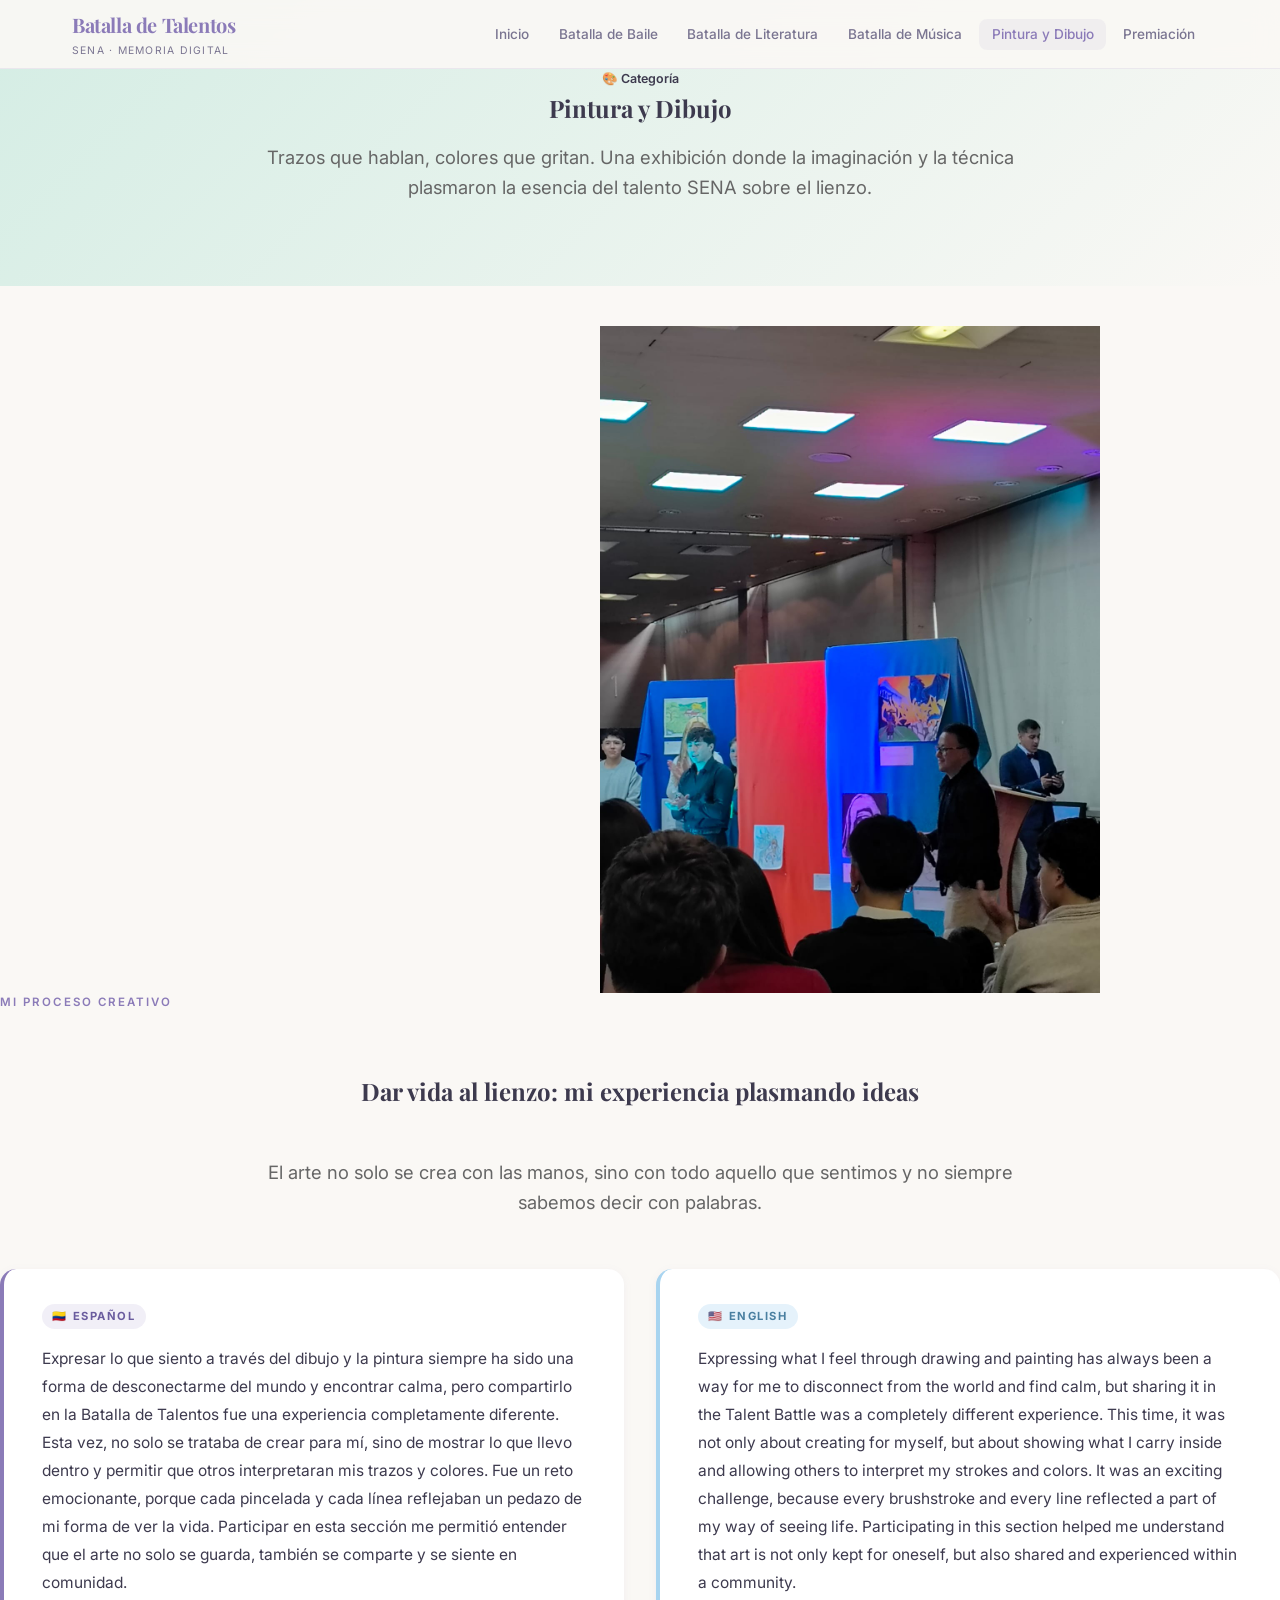
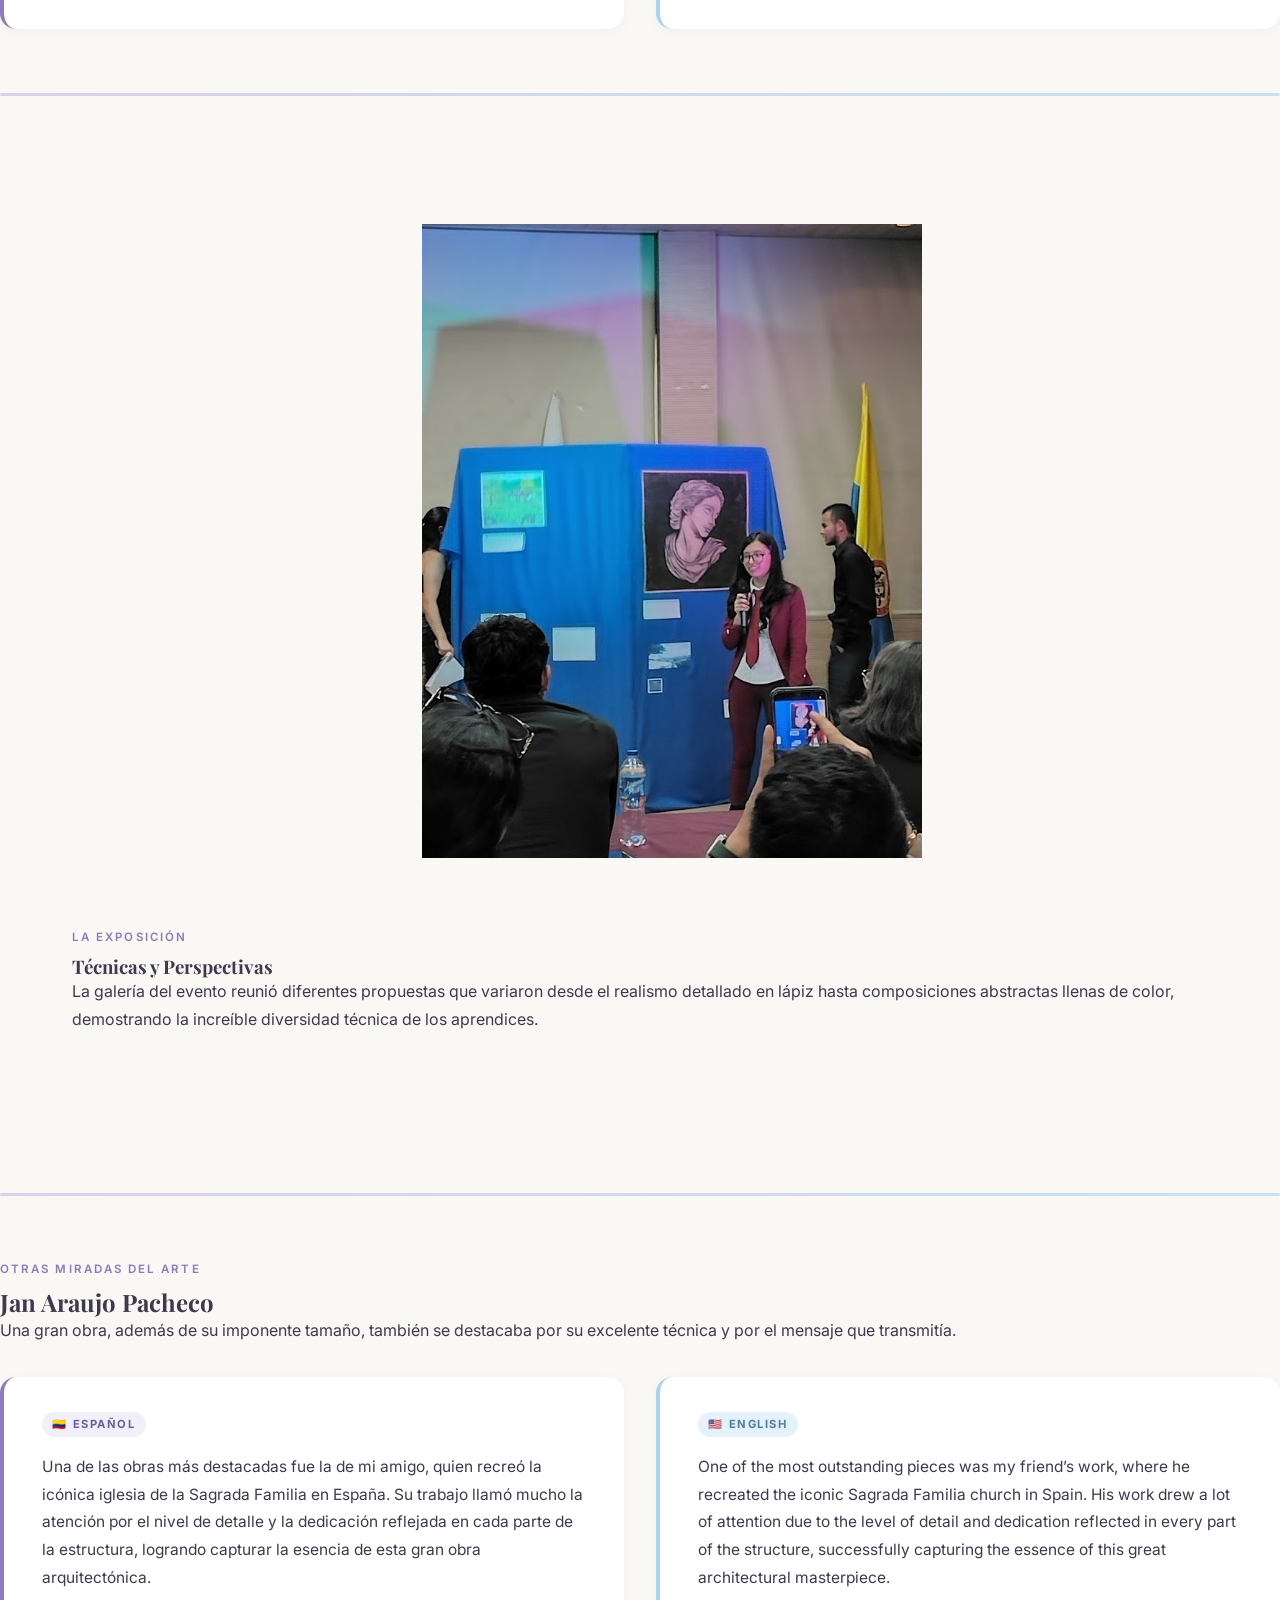
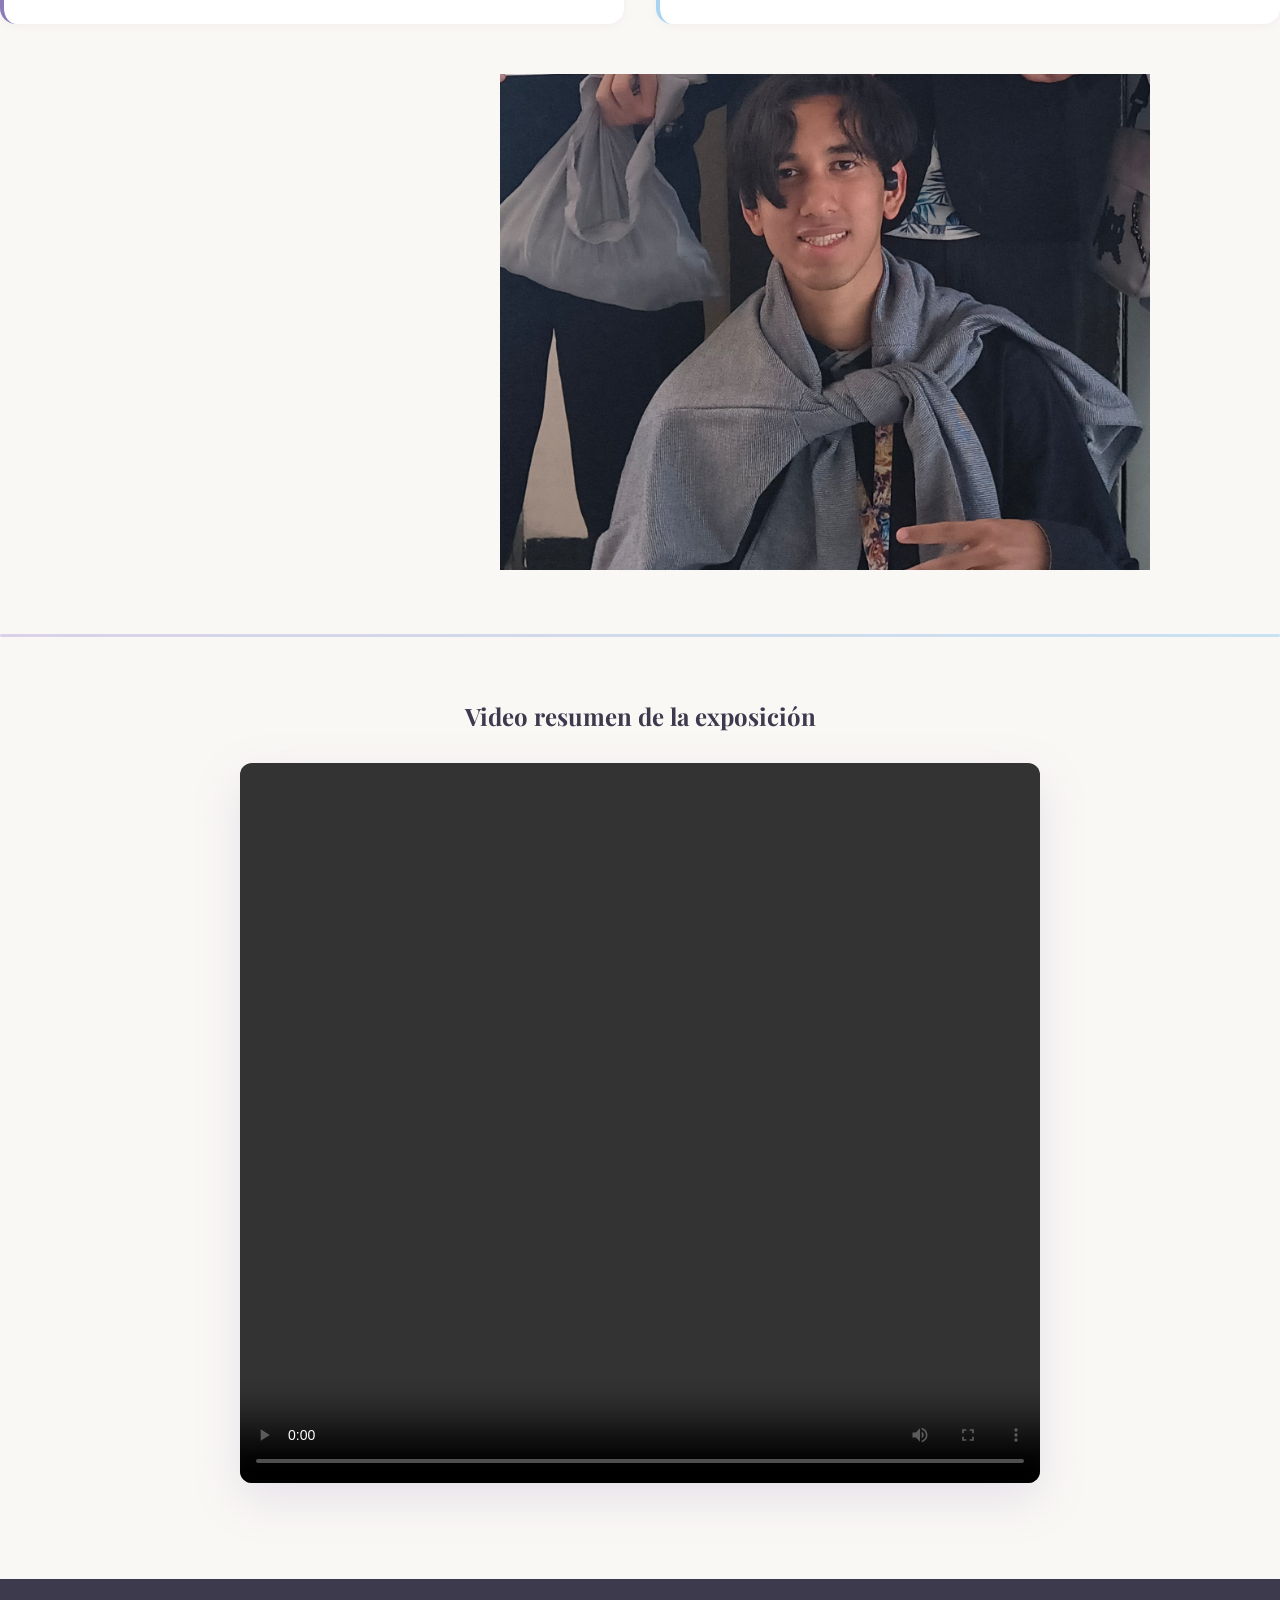
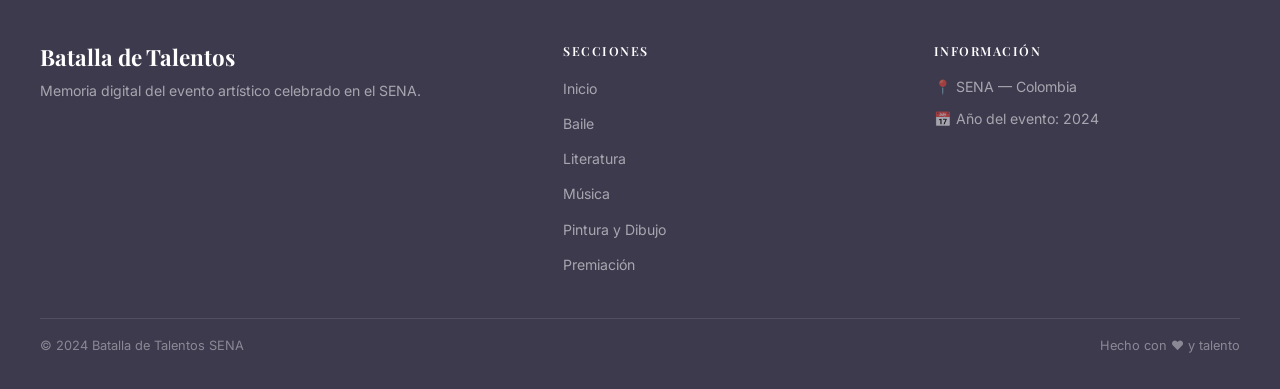
<file: pages/pintura.html>
<!doctype html>
<html lang="es">
  <head>
    <meta charset="UTF-8" />
    <meta name="viewport" content="width=device-width, initial-scale=1.0" />
    <meta
      name="description"
      content="Pintura y Dibujo — Mi participación y reflexiones sobre la competencia artística de la Batalla de Talentos SENA."
    />
    <title>Pintura y Dibujo · Batalla de Talentos SENA</title>

    <link rel="preconnect" href="https://fonts.googleapis.com" />
    <link rel="preconnect" href="https://fonts.gstatic.com" crossorigin />
    <link
      href="https://fonts.googleapis.com/css2?family=Playfair+Display:wght@400;600;700&family=Inter:wght@400;500;600&display=swap"
      rel="stylesheet"
    />

    <link rel="stylesheet" href="../css/style.css" />
    <link rel="stylesheet" href="../css/pintura.css" />
  </head>
  <body>
    <!-- ====== NAVBAR ====== -->
    <header class="navbar" role="banner">
      <div class="nav-container">
        <a href="../index.html" class="nav-logo">
          Batalla de Talentos
          <span>SENA · Memoria Digital</span>
        </a>
        <button
          class="hamburger"
          aria-label="Abrir menú"
          aria-expanded="false"
          aria-controls="nav-menu"
        >
          <span></span><span></span><span></span>
        </button>
        <ul class="nav-links" id="nav-menu" role="list">
          <li><a href="../index.html">Inicio</a></li>
          <li><a href="baile.html">Batalla de Baile</a></li>
          <li><a href="literatura.html">Batalla de Literatura</a></li>
          <li><a href="musica.html">Batalla de Música</a></li>
          <li><a href="pintura.html">Pintura y Dibujo</a></li>
          <li><a href="premiacion.html">Premiación</a></li>
        </ul>
      </div>
    </header>

    <main id="main">
      <!-- ── PAGE HERO ── -->
      <section class="page-hero" aria-labelledby="page-title">
        <div class="chip chip-pint">🎨 Categoría</div>
        <h1 id="page-title">Pintura y Dibujo</h1>
        <p class="lead">
          Trazos que hablan, colores que gritan. Una exhibición donde la imaginación 
          y la técnica plasmaron la esencia del talento SENA sobre el lienzo.
        </p>
      </section>

      <!-- ── MI PARTICIPACIÓN (Foto 1) ── -->
      <section aria-labelledby="my-part-title">
        <div class="my-participation">
          <!-- Tu Obra o Foto (Foto 1 de 3) -->
          <div class="my-photo-wrap fade-in">
            <img src="../media/WhatsApp Imagen_pintura1.jpeg" alt="Mi obra en la categoría de Pintura y Dibujo" />
          </div>

          <!-- Texto de experiencia -->
          <div class="participation-text">
            <p class="section-label fade-up">Mi proceso creativo</p>
            <h2 class="fade-up" id="my-part-title">
              Dar vida al lienzo: mi experiencia plasmando ideas
            </h2>
            <p class="lead fade-up">
              El arte no solo se crea con las manos, sino con todo aquello que sentimos y no 
              siempre sabemos decir con palabras.
            </p>

            <div class="bilingual fade-up">
              <!-- Español -->
              <div class="lang-block es">
                <span class="lang-tag es">🇨🇴 Español</span>
                <p>
                  Expresar lo que siento a través del dibujo y la pintura siempre ha sido una forma de 
              desconectarme del mundo y encontrar calma, pero compartirlo en la Batalla de Talentos fue una 
              experiencia completamente diferente. Esta vez, no solo se trataba de crear para mí, sino de 
              mostrar lo que llevo dentro y permitir que otros interpretaran mis trazos y colores.
              Fue un reto emocionante, porque cada pincelada y cada línea reflejaban un pedazo de mi 
              forma de ver la vida. Participar en esta sección me permitió entender que el arte no solo se 
              guarda, también se comparte y se siente en comunidad.
                </p>
              </div>

              <!-- English -->
              <div class="lang-block en">
                <span class="lang-tag en">🇺🇸 English</span>
                <p>
                  Expressing what I feel through drawing and painting has always been a way for me to 
                  disconnect from the world and find calm, but sharing it in the Talent Battle was a 
                  completely different experience. This time, it was not only about creating for myself, but 
                  about showing what I carry inside and allowing others to interpret my strokes and colors.
                  It was an exciting challenge, because every brushstroke and every line reflected a 
                  part of my way of seeing life. Participating in this section helped me understand 
                  that art is not only kept for oneself, but also shared and experienced within a community.

                </p>
              </div>
            </div>
          </div>
        </div>
      </section>

      <div class="curtain-divider"></div>

      <!-- ── GALERÍA / OTRA OBRA DESTACADA (Foto 2) ── -->
      <section class="gallery-section" aria-label="Galería de obras destacadas">
        <div class="my-participation">
          <!-- Segunda Foto (Foto 2 de 3) -->
          <div class="my-photo-wrap fade-in-two">
            <img src="../media/WhatsApp_Imagen_pintura2.jpeg" alt="Detalle u otra obra destacada de la exposición" />
          </div>
          <div class="participation-text fade-up">
            <p class="section-label">La Exposición</p>
            <h3>Técnicas y Perspectivas</h3>
            <p>La galería del evento reunió diferentes propuestas que variaron desde el realismo detallado en lápiz hasta composiciones abstractas llenas de color, demostrando la increíble diversidad técnica de los aprendices.</p>
          </div>
        </div>
      </section>

      <div class="curtain-divider"></div>

      <section class="other-participant" aria-labelledby="other-title">
        <div class="other-participant-inner">
          <div class="fade-up">
            <p class="section-label">Otras miradas del arte</p>
            <h2 id="other-title">Jan Araujo Pacheco</h2>
            <p class="other-participant-desc">
              Una gran obra, además de su imponente tamaño, también se destacaba por su excelente técnica y por el mensaje que transmitía.
            </p>

            <div class="bilingual">
              <div class="lang-block es">
                <span class="lang-tag es">🇨🇴 Español</span>
                <p>
                  Una de las obras más destacadas fue la de mi amigo, quien recreó la icónica iglesia 
                  de la Sagrada Familia en España. Su trabajo llamó mucho la atención por el nivel de detalle 
                  y la dedicación reflejada en cada parte de la estructura, logrando capturar la esencia de 
                  esta gran obra arquitectónica.

                </p>
              </div>
              <div class="lang-block en">
                <span class="lang-tag en">🇺🇸 English</span>
                <p>
                  One of the most outstanding pieces was my friend’s work, where 
                  he recreated the iconic Sagrada Familia church in Spain. His work drew a 
                  lot of attention due to the level of detail and dedication reflected in every 
                  part of the structure, successfully capturing the essence of this great 
                  architectural masterpiece.

                </p>
              </div>
            </div>
          </div>

          <!-- Foto del otro participante o su obra (Foto 3 de 3) -->
          <div class="other-photo-wrap fade-in-three">
            <img src="../media/WhatsApp Imagen_pintura3.jpeg" alt="Obra de otro participante expuesta en el evento" />
          </div>
        </div>
      </section>

      <div class="curtain-divider"></div>

      <!-- ── VIDEO RESUMEN DE ARTE Y PINTURA (1 Video) ── -->
      <section class="video-section" aria-labelledby="video-title">
        <h2 id="video-title" class="fade-up" style="text-align: center; margin-bottom: 2rem;">Video resumen de la exposición</h2>

        <div class="video-wrapper fade-up" style="max-width: 800px; margin: 0 auto; position: relative; padding-bottom: 56.25%; height: 0; overflow: hidden; border-radius: 12px;">
          <!-- REEMPLAZAR: Asegúrate de poner aquí tu enlace real de Cloudinary correspondiente a Pintura -->
          <video 
            controls 
            preload="metadata" 
            title="Video de la categoría Pintura y Dibujo"
            style="position: absolute; top: 0; left: 0; width: 100%; height: 100%; border: none;">
            <source src="https://res.cloudinary.com/dey2nuffx/video/upload/v1781836070/WhatsApp_Video_pintura_rt4ll6.mp4" type="video/mp4">
            Tu navegador no soporta la reproducción de videos.
          </video>
        </div>
      </section>

    </main>

    <!-- ====== FOOTER ====== -->
    <footer class="footer" role="contentinfo">
      <div class="footer-inner">
        <div class="footer-brand">
          <h3>Batalla de Talentos</h3>
          <p>Memoria digital del evento artístico celebrado en el SENA.</p>
        </div>
        <nav class="footer-nav" aria-label="Pie de página">
          <h4>Secciones</h4>
          <ul>
            <li><a href="../index.html">Inicio</a></li>
            <li><a href="baile.html">Baile</a></li>
            <li><a href="literatura.html">Literatura</a></li>
            <li><a href="musica.html">Música</a></li>
            <li><a href="pintura.html">Pintura y Dibujo</a></li>
            <li><a href="premiacion.html">Premiación</a></li>
          </ul>
        </nav>
        <div class="footer-info">
          <h4>Información</h4>
          <p>📍 SENA — Colombia</p>
          <p>📅 Año del evento: 2024</p>
        </div>
      </div>
      <div class="footer-bottom">
        <span>© 2024 Batalla de Talentos SENA</span>
        <span>Hecho con ❤️ y talento</span>
      </div>
    </footer>

    <button id="back-to-top" aria-label="Volver al inicio de la página">
      <svg
        width="20"
        height="20"
        viewBox="0 0 24 24"
        fill="none"
        stroke="currentColor"
        stroke-width="2.5"
        aria-hidden="true"
      >
        <path d="m18 15-6-6-6 6" />
      </svg>
    </button>

    <script src="../js/main.js"></script>
    <script src="../js/animations.js"></script>
    <script src="../js/navigation.js"></script>
  </body>
</html>
</file>
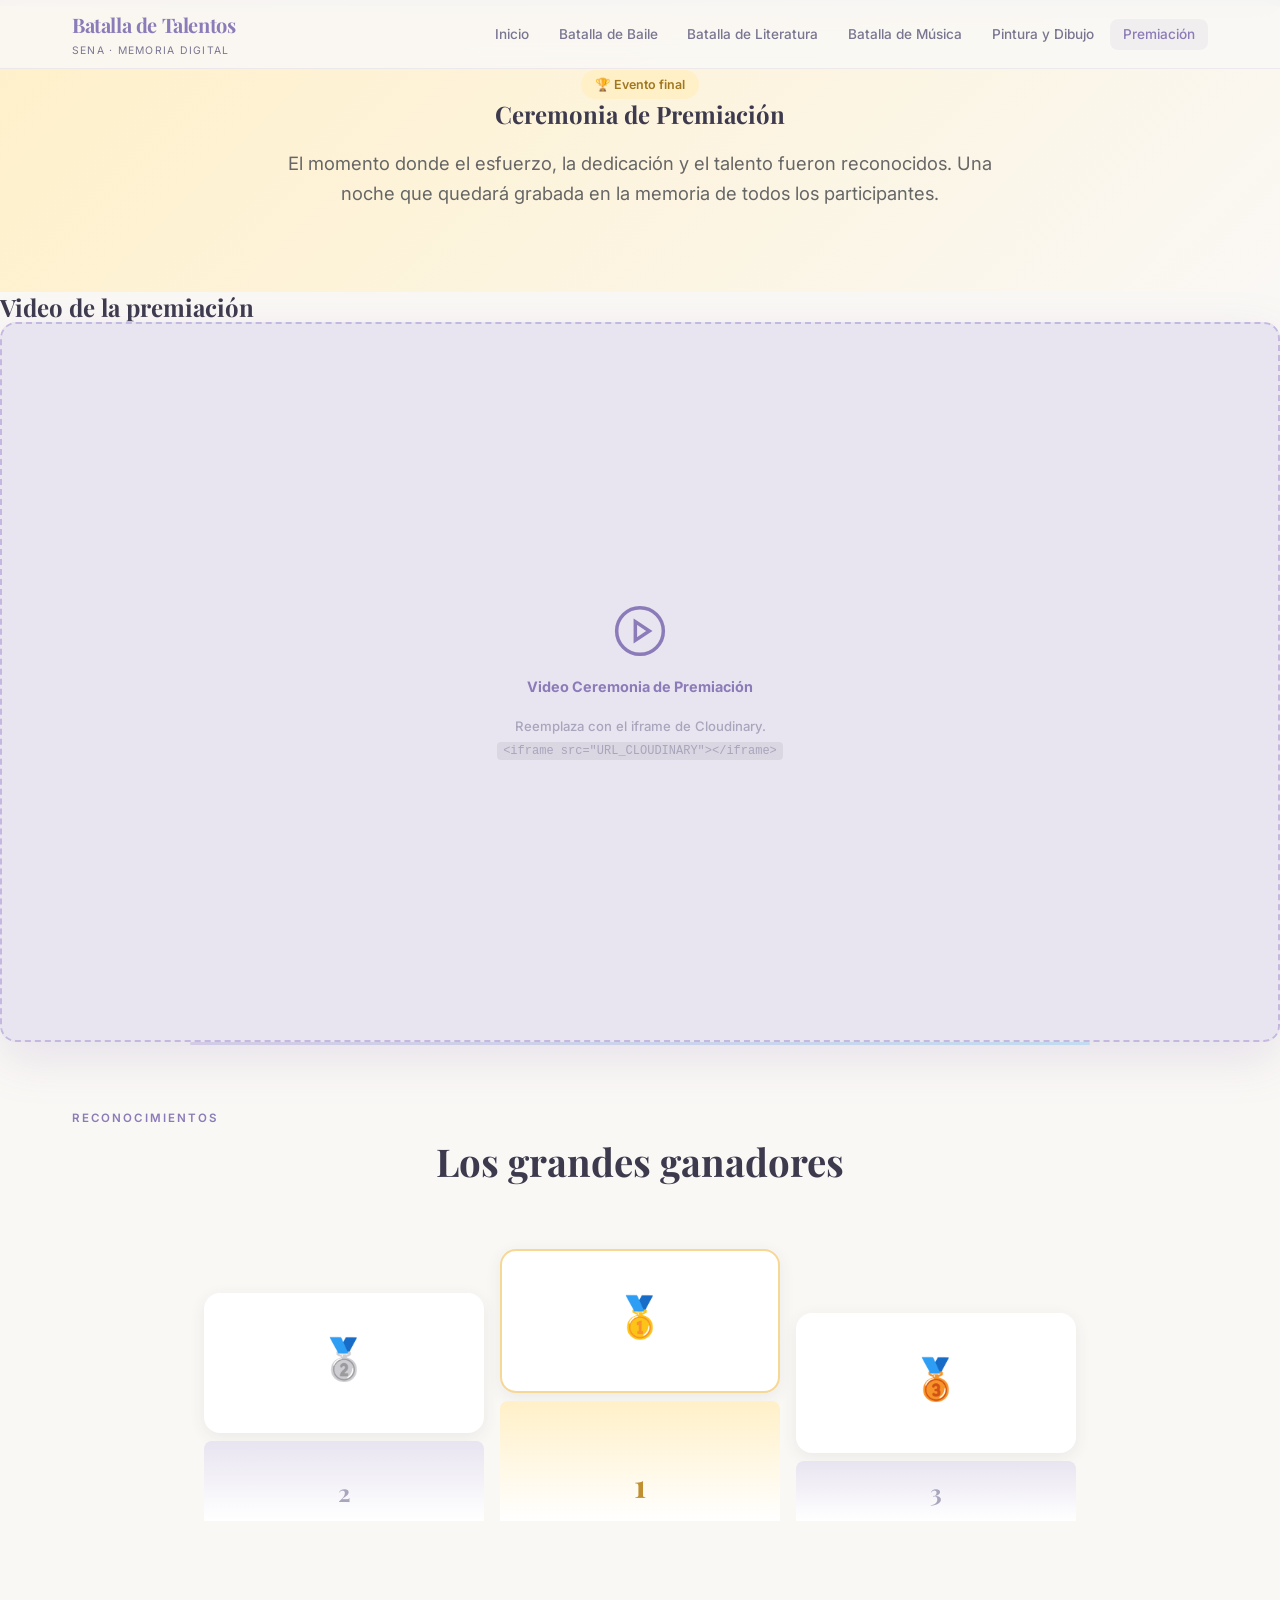
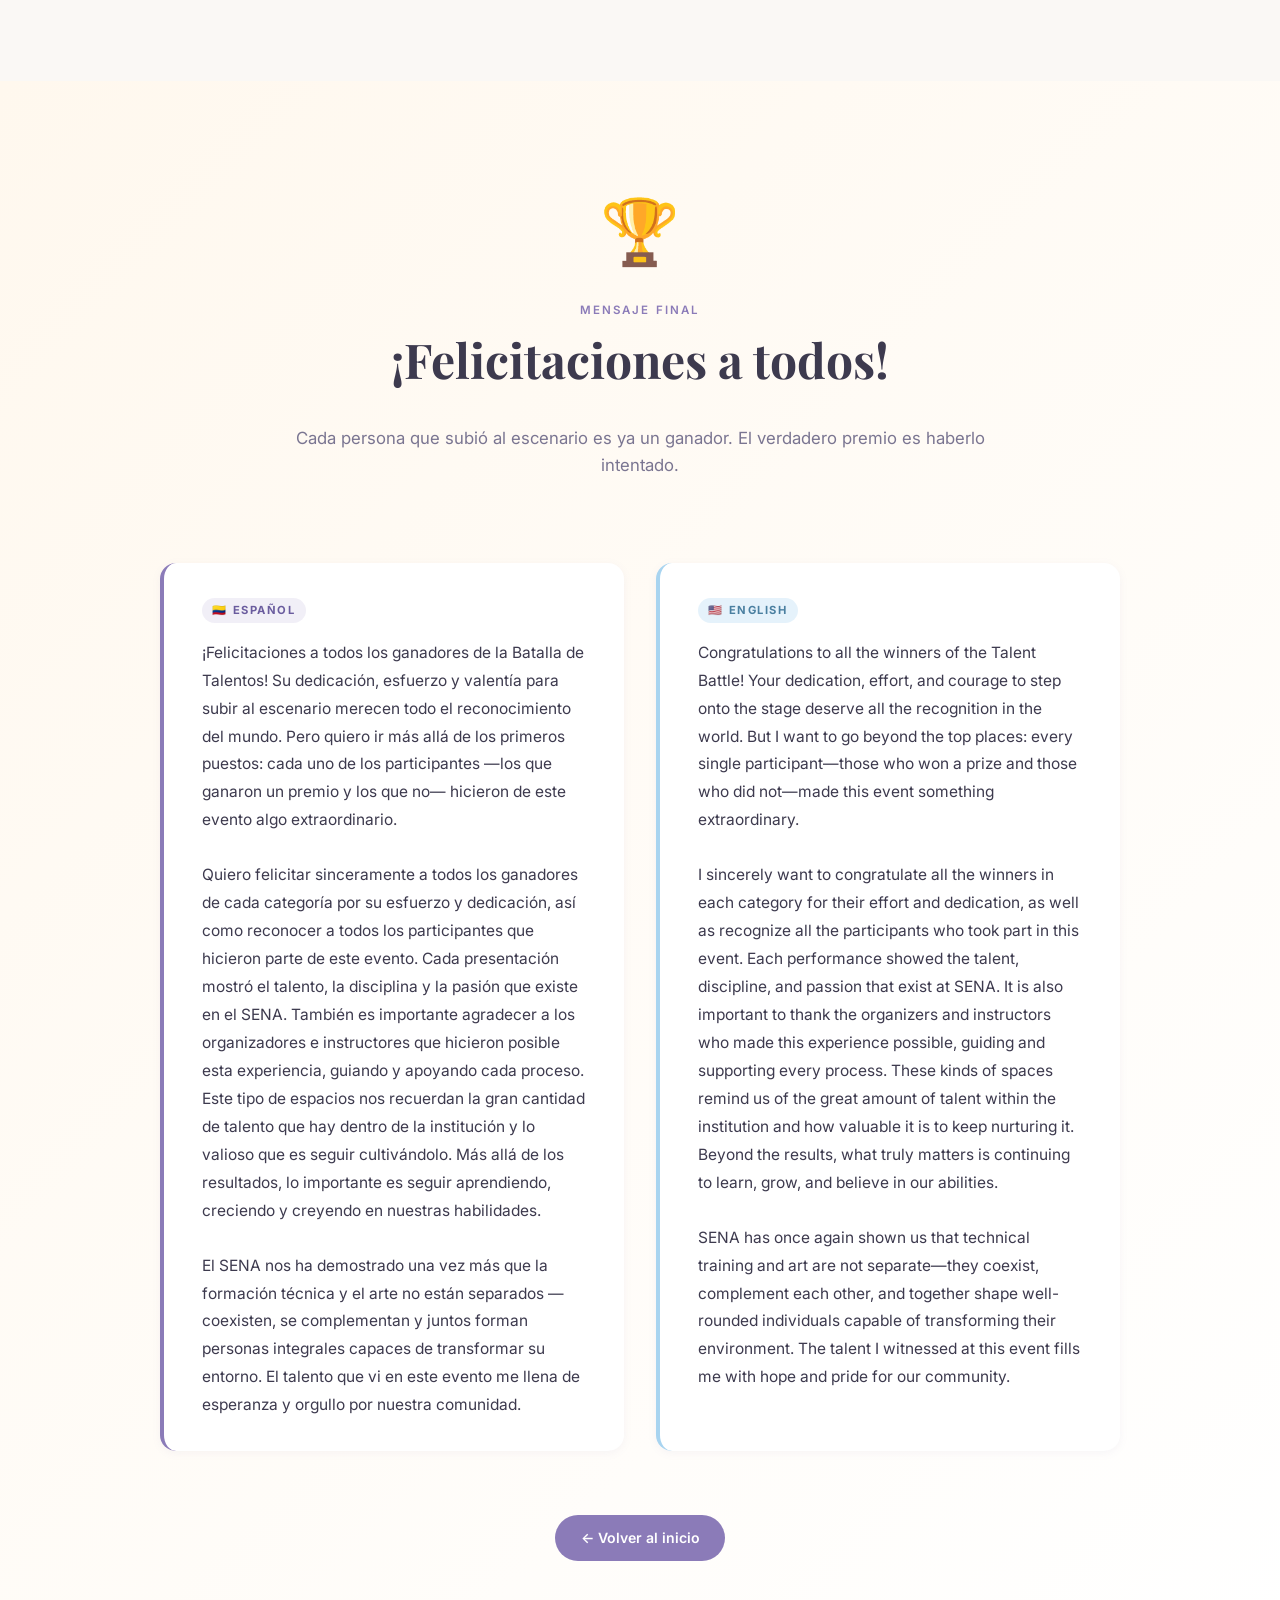
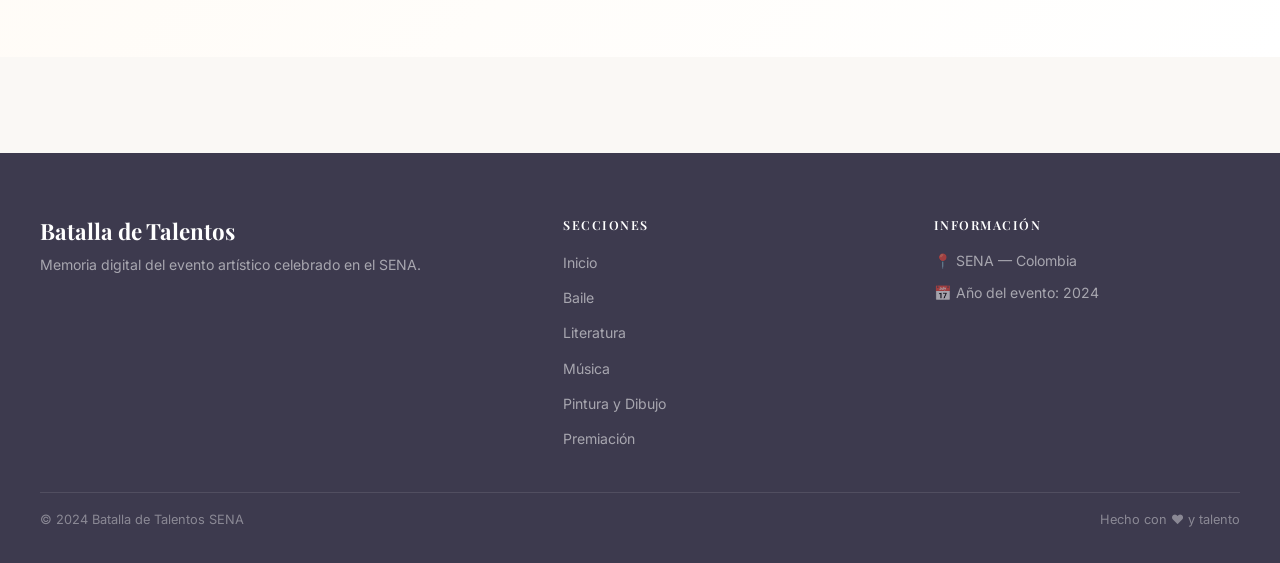
<file: pages/premiacion.html>
<!doctype html>
<html lang="es">
  <head>
    <meta charset="UTF-8" />
    <meta name="viewport" content="width=device-width, initial-scale=1.0" />
    <meta
      name="description"
      content="Premiación — Ceremonia de cierre y reconocimiento a los ganadores de la Batalla de Talentos SENA."
    />
    <title>Premiación · Batalla de Talentos SENA</title>

    <link rel="preconnect" href="https://fonts.googleapis.com" />
    <link rel="preconnect" href="https://fonts.gstatic.com" crossorigin />
    <link
      href="https://fonts.googleapis.com/css2?family=Playfair+Display:wght@400;600;700&family=Inter:wght@400;500;600&display=swap"
      rel="stylesheet"
    />

    <link rel="stylesheet" href="../css/style.css" />
    <link rel="stylesheet" href="../css/premiacion.css" />
  </head>
  <body>
    <!-- Barra confeti animada arriba de todo -->
    <div class="confetti-bar" aria-hidden="true"></div>

    <!-- ====== NAVBAR ====== -->
    <header class="navbar" role="banner">
      <div class="nav-container">
        <a href="../index.html" class="nav-logo">
          Batalla de Talentos
          <span>SENA · Memoria Digital</span>
        </a>
        <button
          class="hamburger"
          aria-label="Abrir menú"
          aria-expanded="false"
          aria-controls="nav-menu"
        >
          <span></span><span></span><span></span>
        </button>
        <ul class="nav-links" id="nav-menu" role="list">
          <li><a href="../index.html">Inicio</a></li>
          <li><a href="baile.html">Batalla de Baile</a></li>
          <li><a href="literatura.html">Batalla de Literatura</a></li>
          <li><a href="musica.html">Batalla de Música</a></li>
          <li><a href="pintura.html">Pintura y Dibujo</a></li>
          <li><a href="premiacion.html">Premiación</a></li>
        </ul>
      </div>
    </header>

    <main id="main">
      <!-- ── PAGE HERO ── -->
      <section class="page-hero" aria-labelledby="page-title">
        <div class="chip chip-award">🏆 Evento final</div>
        <h1 id="page-title">Ceremonia de Premiación</h1>
        <p class="lead">
          El momento donde el esfuerzo, la dedicación y el talento fueron
          reconocidos. Una noche que quedará grabada en la memoria de todos los
          participantes.
        </p>
      </section>

      <!-- ── VIDEO PREMIACIÓN ── -->
      <section class="video-section" aria-labelledby="video-title">
        <h2 id="video-title" class="fade-up">Video de la premiación</h2>

        <div class="video-wrapper fade-up">
          <!--
          ════════════════════════════════════════════════════
          REEMPLAZAR: Pega aquí la URL del video de la premiación en Cloudinary.
          ════════════════════════════════════════════════════
        -->
          <div
            class="video-placeholder"
            role="img"
            aria-label="Video de la premiación — pendiente de insertar"
          >
            <svg
              width="56"
              height="56"
              viewBox="0 0 24 24"
              fill="none"
              stroke="currentColor"
              stroke-width="1.5"
              aria-hidden="true"
              style="color: var(--color-accent)"
            >
              <circle cx="12" cy="12" r="10" />
              <polygon points="10,8 16,12 10,16" />
            </svg>
            <strong>Video Ceremonia de Premiación</strong>
            <p
              style="
                font-size: 0.82rem;
                color: var(--color-text-muted);
                max-width: 300px;
              "
            >
              Reemplaza con el iframe de Cloudinary.<br />
              <code
                style="
                  font-size: 0.75rem;
                  background: rgba(0, 0, 0, 0.06);
                  padding: 2px 6px;
                  border-radius: 4px;
                "
                >&lt;iframe src="URL_CLOUDINARY"&gt;&lt;/iframe&gt;</code
              >
            </p>
          </div>
          <iframe
            src="https://res.cloudinary.com/dey2nuffx/video/upload/v1781837400/whatApp_VideoPremiacion_rqi7t2.mp4"
            title="Video Ceremonia de Premiación"
            allow="autoplay; fullscreen; picture-in-picture"
            allowfullscreen
          ></iframe>
</div>
      </section>

      <div
        class="curtain-divider"
        style="max-width: 900px; margin: 0 auto"
        aria-hidden="true"
      ></div>

      <!-- ── PODIO DE GANADORES ── -->
      <section class="winners-section" aria-labelledby="winners-title">
        <p class="section-label fade-up">Reconocimientos</p>
        <h2 class="fade-up" id="winners-title">Los grandes ganadores</h2>
        <div class="podium fade-up" role="list">
          <!-- 2.º lugar (izquierda) -->
          <div class="podium-place" role="listitem">
            <div class="podium-card">
              <span class="podium-medal" aria-label="Medalla de plata">🥈</span>
            </div>
            <div class="podium-bar" aria-hidden="true">2</div>
          </div>

          <!-- 1.er lugar (centro, más alto) -->
          <div class="podium-place" role="listitem">
            <div class="podium-card" style="border: 2px solid #f7d794">
              <span class="podium-medal" aria-label="Trofeo de oro">🥇</span>
            </div>
            <div
              class="podium-bar"
              aria-hidden="true"
              style="font-size: 2rem; color: #c09030"
            >
              1
            </div>
          </div>

          <!-- 3.er lugar (derecha) -->
          <div class="podium-place" role="listitem">
            <div class="podium-card">
              <span class="podium-medal" aria-label="Medalla de bronce"
                >🥉</span>
            </div>
            <div class="podium-bar" aria-hidden="true">3</div>
          </div>
        </div>
      </section>

      <!-- ── MENSAJE DE FELICITACIÓN ── -->
      <section class="congrats-section" aria-labelledby="congrats-title">
        <div class="congrats-inner">
          <span class="trophy-icon" aria-hidden="true">🏆</span>
          <p class="section-label">Mensaje final</p>
          <h2 class="fade-up" id="congrats-title">¡Felicitaciones a todos!</h2>
          <p class="lead fade-up">
            Cada persona que subió al escenario es ya un ganador. El verdadero
            premio es haberlo intentado.
          </p>

          <div class="bilingual fade-up" style="text-align: left">
            <!-- Español -->
            <div class="lang-block es">
              <span class="lang-tag es">🇨🇴 Español</span>
              <p>
                ¡Felicitaciones a todos los ganadores de la Batalla de Talentos!
                Su dedicación, esfuerzo y valentía para subir al escenario
                merecen todo el reconocimiento del mundo. Pero quiero ir más
                allá de los primeros puestos: cada uno de los participantes —los
                que ganaron un premio y los que no— hicieron de este evento algo
                extraordinario.
              </p>
              <br />
              <p>
                Quiero felicitar sinceramente a todos los ganadores de cada categoría por su esfuerzo y dedicación, 
                así como reconocer a todos los participantes que hicieron parte de este evento. Cada presentación
                 mostró el talento, la disciplina y la pasión que existe en el SENA.
                También es importante agradecer a los organizadores e instructores que hicieron posible 
                esta experiencia, guiando y apoyando cada proceso. Este tipo de espacios nos recuerdan la gran 
                cantidad de talento que hay dentro de la institución y lo valioso que es seguir cultivándolo.
                Más allá de los resultados, lo importante es seguir aprendiendo, creciendo y creyendo en nuestras habilidades.
              </p>
              <br />
              <p>
                El SENA nos ha demostrado una vez más que la formación técnica y
                el arte no están separados — coexisten, se complementan y juntos
                forman personas integrales capaces de transformar su entorno. El
                talento que vi en este evento me llena de esperanza y orgullo
                por nuestra comunidad.
              </p>
            </div>

            <!-- English -->
            <div class="lang-block en">
              <span class="lang-tag en">🇺🇸 English</span>
              <p>
                Congratulations to all the winners of the Talent Battle! Your dedication, 
                effort, and courage to step onto the stage deserve all the recognition in the world. 
                But I want to go beyond the top places: every single participant—those who won a prize 
                and those who did not—made this event something extraordinary.
              </p>
              <br />
              <p>
                I sincerely want to congratulate all the winners in each category for their effort and dedication, 
                as well as recognize all the participants who took part in this event. Each performance showed 
                the talent, discipline, and passion that exist at SENA.
                It is also important to thank the organizers and instructors who made this experience 
                possible, guiding and supporting every process. These kinds of spaces remind us of the great 
                amount of talent within the institution and how valuable it is to keep nurturing it.
                Beyond the results, what truly matters is continuing to learn, grow, and believe in our abilities.
              </p>
              <br />
              <p>
                SENA has once again shown us that technical training and art are not separate—they 
                coexist, complement each other, and together shape well-rounded individuals capable 
                of transforming their environment. The talent I witnessed at this event fills me with hope 
                and pride for our community.

              </p>
            </div>
          </div>

          <!-- CTA final -->
          <div style="margin-top: var(--space-lg)" class="fade-up">
            <a href="../index.html" class="btn btn-primary"
              >← Volver al inicio</a
            >
          </div>
        </div>
      </section>
    </main>

    <!-- ====== FOOTER ====== -->
    <footer class="footer" role="contentinfo">
      <div class="footer-inner">
        <div class="footer-brand">
          <h3>Batalla de Talentos</h3>
          <p>Memoria digital del evento artístico celebrado en el SENA.</p>
        </div>
        <nav class="footer-nav" aria-label="Pie de página">
          <h4>Secciones</h4>
          <ul>
            <li><a href="../index.html">Inicio</a></li>
            <li><a href="baile.html">Baile</a></li>
            <li><a href="literatura.html">Literatura</a></li>
            <li><a href="musica.html">Música</a></li>
            <li><a href="pintura.html">Pintura y Dibujo</a></li>
            <li><a href="premiacion.html">Premiación</a></li>
          </ul>
        </nav>
        <div class="footer-info">
          <h4>Información</h4>
          <p>📍 SENA — Colombia</p>
          <p>📅 Año del evento: 2024</p>
        </div>
      </div>
      <div class="footer-bottom">
        <span>© 2024 Batalla de Talentos SENA</span>
        <span>Hecho con ❤️ y talento</span>
      </div>
    </footer>

    <button id="back-to-top" aria-label="Volver al inicio de la página">
      <svg
        width="20"
        height="20"
        viewBox="0 0 24 24"
        fill="none"
        stroke="currentColor"
        stroke-width="2.5"
        aria-hidden="true"
      >
        <path d="m18 15-6-6-6 6" />
      </svg>
    </button>

    <script src="../js/main.js"></script>
    <script src="../js/animations.js"></script>
    <script src="../js/navigation.js"></script>
  </body>
</html>
</file>
<file: css/style.css>
/* ============================================================
   Variables globales y estilos compartidos
   Batalla de Talentos SENA
   ============================================================ */

/* ---------- Variables de diseño ---------- */
:root {
  /* Paleta principal */
  --color-bg: #faf8f5;
  --color-bg-alt: #f3f0fa;
  --color-mint: #d4ede4;
  --color-lavender: #e8e4f0;
  --color-blue: #d6e8f7;
  --color-cream: #fff8ee;

  /* Acento */
  --color-accent: #8b7bb8;
  --color-accent-dark: #6a5c9e;
  --color-accent-soft: #c4b8e0;

  /* Texto */
  --color-text: #3d3a4e;
  --color-text-light: #7a7591;
  --color-text-muted: #a9a5bc;

  /* Gradientes */
  --grad-hero: linear-gradient(135deg, #e8e4f0 0%, #d6e8f7 50%, #d4ede4 100%);
  --grad-curtain: linear-gradient(90deg, #c4b8e0, #a8d4f0, #a8dfc8, #c4b8e0);
  --grad-card: linear-gradient(145deg, #ffffff 0%, #faf8f5 100%);

  /* Sombras */
  --shadow-sm: 0 2px 8px rgba(139, 123, 184, 0.08);
  --shadow-md: 0 6px 24px rgba(139, 123, 184, 0.14);
  --shadow-lg: 0 16px 48px rgba(139, 123, 184, 0.18);
  --shadow-card: 0 4px 16px rgba(61, 58, 78, 0.08);

  /* Bordes */
  --radius-sm: 8px;
  --radius-md: 16px;
  --radius-lg: 24px;
  --radius-xl: 40px;

  /* Tipografía */
  --font-display: "Playfair Display", Georgia, serif;
  --font-body: "Inter", system-ui, sans-serif;

  /* Espaciado */
  --space-xs: 0.5rem;
  --space-sm: 1rem;
  --space-md: 2rem;
  --space-lg: 4rem;
  --space-xl: 6rem;

  /* Transiciones */
  --transition: 0.3s cubic-bezier(0.4, 0, 0.2, 1);
  --transition-slow: 0.6s cubic-bezier(0.4, 0, 0.2, 1);
}

/* ---------- Reset & Base ---------- */
*,
*::before,
*::after {
  box-sizing: border-box;
  margin: 0;
  padding: 0;
}

html {
  scroll-behavior: smooth;
  font-size: 16px;
}

body {
  font-family: var(--font-body);
  background-color: var(--color-bg);
  color: var(--color-text);
  line-height: 1.7;
  overflow-x: hidden;
}

img {
  max-width: 100%;
  height: auto;
  display: block;
}

a {
  color: var(--color-accent);
  text-decoration: none;
  transition: color var(--transition);
}
a:hover {
  color: var(--color-accent-dark);
}

h1,
h2,
h3,
h4 {
  font-family: var(--font-display);
  line-height: 1.25;
  color: var(--color-text);
}

/* ---------- Navbar ---------- */
.navbar {
  position: fixed;
  top: 0;
  left: 0;
  right: 0;
  z-index: 1000;
  background: rgba(250, 248, 245, 0.92);
  backdrop-filter: blur(12px);
  -webkit-backdrop-filter: blur(12px);
  border-bottom: 1px solid rgba(139, 123, 184, 0.12);
  transition: box-shadow var(--transition);
}

.navbar.scrolled {
  box-shadow: var(--shadow-md);
}

.nav-container {
  max-width: 1200px;
  margin: 0 auto;
  padding: 0 var(--space-md);
  display: flex;
  align-items: center;
  justify-content: space-between;
  height: 68px;
}

.nav-logo {
  font-family: var(--font-display);
  font-size: 1.25rem;
  font-weight: 700;
  color: var(--color-accent);
  letter-spacing: -0.02em;
}

.nav-logo span {
  display: block;
  font-size: 0.65rem;
  font-family: var(--font-body);
  font-weight: 400;
  color: var(--color-text-light);
  letter-spacing: 0.12em;
  text-transform: uppercase;
}

.nav-links {
  display: flex;
  gap: 0.25rem;
  list-style: none;
  align-items: center;
}

.nav-links a {
  font-size: 0.85rem;
  font-weight: 500;
  color: var(--color-text-light);
  padding: 0.45rem 0.8rem;
  border-radius: var(--radius-sm);
  transition: all var(--transition);
  white-space: nowrap;
}

.nav-links a:hover,
.nav-links a.active {
  color: var(--color-accent);
  background: rgba(139, 123, 184, 0.08);
}

/* Hamburguesa */
.hamburger {
  display: none;
  flex-direction: column;
  gap: 5px;
  cursor: pointer;
  padding: 6px;
  border: none;
  background: transparent;
  border-radius: var(--radius-sm);
}

.hamburger span {
  display: block;
  width: 24px;
  height: 2px;
  background: var(--color-text);
  border-radius: 2px;
  transition: all var(--transition);
}

.hamburger.open span:nth-child(1) {
  transform: translateY(7px) rotate(45deg);
}
.hamburger.open span:nth-child(2) {
  opacity: 0;
  transform: scaleX(0);
}
.hamburger.open span:nth-child(3) {
  transform: translateY(-7px) rotate(-45deg);
}

.lead {
    /* Limita el ancho del texto para que no se estire de lado a lado */
    max-width: 800px; 
    
    /* Centra el contenedor del párrafo automáticamente */
    margin: 0 auto; 
    
    /* Centra el texto dentro del párrafo */
    text-align: center; 
    
    /* Un tamaño de letra ligeramente más grande, ideal para introducciones */
    font-size: 1.15rem; 
    
    /* Un color gris oscuro para que combine con el texto de "Haz clic en cada imagen..." */
    color: #666666; 
    
    /* Mejora el espacio entre las líneas para que sea más fácil de leer */
    line-height: 1.6; 
    
    /* Añade un poco de espacio interno a los lados para cuando se vea en celulares */
    padding: 20px; 
}

/* ---------- Divisor "telón" — firma visual ---------- */
.curtain-divider {
  height: 3px;
  background: var(--grad-curtain);
  background-size: 300% 100%;
  animation: curtainShift 8s linear infinite;
  border-radius: 2px;
  margin: var(--space-lg) 0;
  opacity: 0.6;
}

@keyframes curtainShift {
  0% {
    background-position: 0% 50%;
  }
  100% {
    background-position: 300% 50%;
  }
}

/* ---------- Sección genérica ---------- */
.section {
  padding: var(--space-lg) var(--space-md);
  max-width: 1200px;
  margin: 0 auto;
}

.section-label {
  font-size: 0.72rem;
  font-weight: 600;
  letter-spacing: 0.18em;
  text-transform: uppercase;
  color: var(--color-accent);
  margin-bottom: var(--space-xs);
}

.section-title {
  font-size: clamp(1.8rem, 4vw, 3rem);
  margin-bottom: var(--space-sm);
}

.section-subtitle {
  font-size: 1.05rem;
  color: var(--color-text-light);
  max-width: 640px;
  margin-bottom: var(--space-md);
}

/* ---------- Tarjetas ---------- */
.card {
  background: var(--grad-card);
  border: 1px solid rgba(139, 123, 184, 0.1);
  border-radius: var(--radius-md);
  padding: var(--space-md);
  box-shadow: var(--shadow-card);
  transition:
    transform var(--transition),
    box-shadow var(--transition);
}

.card:hover {
  transform: translateY(-4px);
  box-shadow: var(--shadow-md);
}

/* ---------- Bloque bilingüe ---------- */
.bilingual {
  display: grid;
  grid-template-columns: 1fr 1fr;
  gap: var(--space-md);
  margin-top: var(--space-md);
}

.lang-block {
  background: white;
  border-radius: var(--radius-md);
  padding: var(--space-md) calc(var(--space-md) * 1.2);
  border-left: 4px solid transparent;
  box-shadow: var(--shadow-sm);
}

.lang-block.es {
  border-left-color: var(--color-accent);
}
.lang-block.en {
  border-left-color: #a8d4f0;
}

.lang-tag {
  display: inline-flex;
  align-items: center;
  gap: 6px;
  font-size: 0.7rem;
  font-weight: 700;
  letter-spacing: 0.14em;
  text-transform: uppercase;
  padding: 3px 10px;
  border-radius: 20px;
  margin-bottom: var(--space-sm);
}

.lang-tag.es {
  background: rgba(139, 123, 184, 0.12);
  color: var(--color-accent-dark);
}
.lang-tag.en {
  background: rgba(168, 212, 240, 0.3);
  color: #4a7fa0;
}

.lang-block p {
  font-size: 0.97rem;
  color: var(--color-text);
  line-height: 1.8;
}

/* ---------- Imagen placeholder ---------- */
.img-placeholder {
  background: var(--grad-hero);
  border-radius: var(--radius-md);
  display: flex;
  flex-direction: column;
  align-items: center;
  justify-content: center;
  gap: var(--space-xs);
  color: var(--color-accent);
  font-size: 0.85rem;
  font-weight: 500;
  text-align: center;
  padding: var(--space-md);
  min-height: 220px;
  border: 2px dashed var(--color-accent-soft);
}

.img-placeholder svg {
  opacity: 0.5;
}

/* ---------- Video embed ---------- */
.video-wrapper {
  position: relative;
  padding-bottom: 56.25%;
  height: 0;
  overflow: hidden;
  border-radius: var(--radius-md);
  box-shadow: var(--shadow-lg);
  background: var(--color-lavender);
}

.video-wrapper iframe {
  position: absolute;
  top: 0;
  left: 0;
  width: 100%;
  height: 100%;
  border: none;
  border-radius: var(--radius-md);
}

.video-placeholder {
  position: absolute;
  inset: 0;
  display: flex;
  flex-direction: column;
  align-items: center;
  justify-content: center;
  gap: var(--space-sm);
  background: var(--color-lavender);
  color: var(--color-accent);
  border-radius: var(--radius-md);
  border: 2px dashed var(--color-accent-soft);
  font-size: 0.9rem;
  font-weight: 500;
  text-align: center;
  padding: var(--space-md);
}

/* ---------- Botón ---------- */
.btn {
  display: inline-flex;
  align-items: center;
  gap: 8px;
  padding: 0.7rem 1.6rem;
  border-radius: var(--radius-xl);
  font-size: 0.88rem;
  font-weight: 600;
  cursor: pointer;
  transition: all var(--transition);
  border: none;
}

.btn-primary {
  background: var(--color-accent);
  color: white;
}

.btn-primary:hover {
  background: var(--color-accent-dark);
  transform: translateY(-2px);
  box-shadow: 0 6px 20px rgba(139, 123, 184, 0.35);
  color: white;
}

.btn-outline {
  background: transparent;
  color: var(--color-accent);
  border: 2px solid var(--color-accent-soft);
}

.btn-outline:hover {
  background: rgba(139, 123, 184, 0.08);
  border-color: var(--color-accent);
}

/* ---------- Botón volver arriba ---------- */
#back-to-top {
  position: fixed;
  bottom: 2rem;
  right: 2rem;
  width: 48px;
  height: 48px;
  background: var(--color-accent);
  color: white;
  border: none;
  border-radius: 50%;
  cursor: pointer;
  display: flex;
  align-items: center;
  justify-content: center;
  box-shadow: var(--shadow-md);
  transition: all var(--transition);
  opacity: 0;
  transform: translateY(16px);
  pointer-events: none;
  z-index: 999;
}

#back-to-top.visible {
  opacity: 1;
  transform: translateY(0);
  pointer-events: all;
}

#back-to-top:hover {
  background: var(--color-accent-dark);
  transform: translateY(-3px);
}

/* ---------- Footer ---------- */
.footer {
  background: var(--color-text);
  color: rgba(255, 255, 255, 0.75);
  padding: var(--space-lg) var(--space-md) var(--space-md);
  margin-top: var(--space-xl);
}

.footer-inner {
  max-width: 1200px;
  margin: 0 auto;
  display: grid;
  grid-template-columns: 1.5fr 1fr 1fr;
  gap: var(--space-lg);
}

.footer-brand h3 {
  font-family: var(--font-display);
  color: white;
  font-size: 1.4rem;
  margin-bottom: var(--space-xs);
}

.footer-brand p {
  font-size: 0.88rem;
  line-height: 1.7;
  color: rgba(255, 255, 255, 0.55);
}

.footer-nav h4,
.footer-info h4 {
  color: white;
  font-size: 0.78rem;
  font-weight: 600;
  letter-spacing: 0.12em;
  text-transform: uppercase;
  margin-bottom: var(--space-sm);
}

.footer-nav ul {
  list-style: none;
}
.footer-nav li {
  margin-bottom: 0.5rem;
}
.footer-nav a {
  color: rgba(255, 255, 255, 0.55);
  font-size: 0.88rem;
  transition: color var(--transition);
}
.footer-nav a:hover {
  color: var(--color-accent-soft);
}

.footer-info p {
  font-size: 0.88rem;
  color: rgba(255, 255, 255, 0.55);
  margin-bottom: 0.5rem;
}

.footer-bottom {
  max-width: 1200px;
  margin: var(--space-md) auto 0;
  padding-top: var(--space-sm);
  border-top: 1px solid rgba(255, 255, 255, 0.1);
  display: flex;
  justify-content: space-between;
  align-items: center;
  font-size: 0.8rem;
  color: rgba(255, 255, 255, 0.4);
}

/* ---------- Animaciones scroll ---------- */
.fade-up {
  opacity: 0;
  transform: translateY(32px);
  transition:
    opacity 0.7s ease,
    transform 0.7s ease;
}

.fade-up.visible {
  opacity: 1;
  transform: translateY(0);
}

.fade-in {
  opacity: 0;
  transition: opacity 0.8s ease;
}

.fade-in.visible {
  opacity: 1;
}

/* ---------- Chip de categoría ---------- */
.chip {
  display: inline-flex;
  align-items: center;
  gap: 6px;
  padding: 4px 14px;
  border-radius: 20px;
  font-size: 0.78rem;
  font-weight: 600;
}

.chip-dance {
  background: #fcebd8;
  color: #c07030;
}
.chip-lit {
  background: rgba(139, 123, 184, 0.15);
  color: var(--color-accent-dark);
}
.chip-music {
  background: #d6e8f7;
  color: #3a7aa8;
}
.chip-art {
  background: #d4ede4;
  color: #2e7a5a;
}
.chip-award {
  background: #fff0c8;
  color: #a07820;
}

/* ---------- Responsive ---------- */
@media (max-width: 900px) {
  .nav-links {
    display: none;
    position: absolute;
    top: 68px;
    left: 0;
    right: 0;
    background: rgba(250, 248, 245, 0.97);
    backdrop-filter: blur(12px);
    flex-direction: column;
    padding: var(--space-sm) var(--space-md);
    border-bottom: 1px solid rgba(139, 123, 184, 0.12);
    gap: 0;
    box-shadow: var(--shadow-md);
  }
  .nav-links.open {
    display: flex;
  }
  .nav-links a {
    padding: 0.7rem 0.5rem;
    width: 100%;
  }
  .hamburger {
    display: flex;
  }
  .bilingual {
    grid-template-columns: 1fr;
  }
  .footer-inner {
    grid-template-columns: 1fr;
    gap: var(--space-md);
  }
  .footer-bottom {
    flex-direction: column;
    gap: 0.5rem;
    text-align: center;
  }
}

@media (max-width: 600px) {
  :root {
    --space-lg: 2.5rem;
    --space-xl: 4rem;
  }
}

@media (prefers-reduced-motion: reduce) {
  .fade-up,
  .fade-in {
    transition: none;
    opacity: 1;
    transform: none;
  }
  .curtain-divider {
    animation: none;
  }
}
</file>
<file: css/home.css>
/* ============================================================
   Estilos específicos de index.html
   ============================================================ */

/* ---------- Hero ---------- */
.hero {
  min-height: 100vh;
  display: flex;
  align-items: center;
  background: var(--grad-hero);
  position: relative;
  overflow: hidden;
  padding-top: 68px;
}

.skip-link{
  position: absolute;
        top: -40px;
        left: 0;
        background: var(--color-accent);
        color: white;
        padding: 8px 16px;
        border-radius: 0 0 8px 0;
        z-index: 9999;
        transition: top 0.2s;
        font-size: 0.85rem;
}

.curtain-divider{
  max-width: 900px;
  margin: 0 auto;
}
.card-icon{
  background: #fcebd8
}

.hero::before {
  content: "";
  position: absolute;
  width: 600px;
  height: 600px;
  border-radius: 50%;
  background: radial-gradient(
    circle,
    rgba(139, 123, 184, 0.12) 0%,
    transparent 70%
  );
  top: -120px;
  right: -120px;
  pointer-events: none;
}

.hero::after {
  content: "";
  position: absolute;
  width: 400px;
  height: 400px;
  border-radius: 50%;
  background: radial-gradient(
    circle,
    rgba(168, 212, 240, 0.15) 0%,
    transparent 70%
  );
  bottom: -80px;
  left: -80px;
  pointer-events: none;
}

.hero-content {
  max-width: 1200px;
  margin: 0 auto;
  padding: var(--space-xl) var(--space-md);
  display: grid;
  grid-template-columns: 1fr 1fr;
  gap: var(--space-xl);
  align-items: center;
  position: relative;
  z-index: 1;
}

.hero-text .eyebrow {
  display: inline-flex;
  align-items: center;
  gap: 8px;
  background: white;
  border-radius: 20px;
  padding: 6px 16px;
  font-size: 0.78rem;
  font-weight: 600;
  color: var(--color-accent);
  letter-spacing: 0.1em;
  text-transform: uppercase;
  margin-bottom: var(--space-sm);
  box-shadow: var(--shadow-sm);
}

.hero-text h1 {
  font-size: clamp(2.4rem, 6vw, 4.2rem);
  line-height: 1.1;
  margin-bottom: var(--space-sm);
  background: linear-gradient(
    135deg,
    var(--color-text) 0%,
    var(--color-accent) 100%
  );
  -webkit-background-clip: text;
  -webkit-text-fill-color: transparent;
  background-clip: text;
}

.hero-text p {
  font-size: 1.1rem;
  color: var(--color-text-light);
  line-height: 1.75;
  max-width: 500px;
  margin-bottom: var(--space-md);
}

.hero-actions {
  display: flex;
  gap: var(--space-sm);
  flex-wrap: wrap;
}

/* Hero visual */
.hero-visual {
  position: relative;
  display: flex;
  justify-content: center;
}

.hero-image-frame {
  position: relative;
  width: 100%;
  max-width: 480px;
}

.hero-image-frame img,
.hero-img-placeholder {
  width: 100%;
  aspect-ratio: 4/3;
  object-fit: cover;
  border-radius: var(--radius-lg);
  box-shadow: var(--shadow-lg);
}

.hero-img-placeholder {
  background: white;
  display: flex;
  flex-direction: column;
  align-items: center;
  justify-content: center;
  gap: var(--space-sm);
  color: var(--color-accent);
  font-size: 0.9rem;
  font-weight: 500;
  border: 2px dashed var(--color-accent-soft);
  text-align: center;
  padding: var(--space-md);
}

/* Floating badge */
.hero-badge {
  position: absolute;
  bottom: -20px;
  left: -20px;
  background: white;
  border-radius: var(--radius-md);
  padding: var(--space-sm) var(--space-md);
  box-shadow: var(--shadow-md);
  display: flex;
  align-items: center;
  gap: 12px;
}

.hero-badge .icon {
  width: 44px;
  height: 44px;
  background: var(--grad-hero);
  border-radius: var(--radius-sm);
  display: flex;
  align-items: center;
  justify-content: center;
  font-size: 1.4rem;
}

.hero-badge .label {
  font-size: 0.78rem;
  color: var(--color-text-muted);
}

.hero-badge .value {
  font-size: 1.1rem;
  font-weight: 700;
  color: var(--color-text);
  font-family: var(--font-display);
}

/* ---------- Sección: Sobre el Evento ---------- */
.about-event {
  padding: var(--space-xl) var(--space-md);
  background: white;
}

.about-inner {
  max-width: 1200px;
  margin: 0 auto;
}

.about-grid {
  display: grid;
  grid-template-columns: repeat(auto-fit, minmax(260px, 1fr));
  gap: var(--space-md);
  margin-top: var(--space-lg);
}

.about-card {
  background: var(--color-bg);
  border-radius: var(--radius-md);
  padding: var(--space-md);
  border: 1px solid rgba(139, 123, 184, 0.1);
  transition: all var(--transition);
}

.about-card:hover {
  transform: translateY(-4px);
  box-shadow: var(--shadow-md);
  background: white;
}

.about-card .card-icon {
  width: 52px;
  height: 52px;
  border-radius: var(--radius-sm);
  display: flex;
  align-items: center;
  justify-content: center;
  font-size: 1.5rem;
  margin-bottom: var(--space-sm);
}

.about-card h3 {
  font-size: 1.15rem;
  margin-bottom: 0.5rem;
}

.about-card p {
  font-size: 0.92rem;
  color: var(--color-text-light);
  line-height: 1.7;
}

/* ---------- Sección: Categorías ---------- */
.categories {
  padding: var(--space-xl) var(--space-md);
  background: var(--color-bg-alt);
}

.categories-inner {
  max-width: 1200px;
  margin: 0 auto;
}

.categories-grid {
  display: grid;
  grid-template-columns: repeat(auto-fill, minmax(200px, 1fr));
  gap: var(--space-sm);
  margin-top: var(--space-lg);
}

.cat-card {
  background: white;
  border-radius: var(--radius-lg);
  padding: var(--space-md) var(--space-sm);
  text-align: center;
  text-decoration: none;
  color: var(--color-text);
  box-shadow: var(--shadow-card);
  transition: all var(--transition);
  display: flex;
  flex-direction: column;
  align-items: center;
  gap: var(--space-xs);
}

.cat-card:hover {
  transform: translateY(-6px);
  box-shadow: var(--shadow-md);
  color: var(--color-text);
}

.cat-card .cat-emoji {
  font-size: 2.4rem;
  margin-bottom: 4px;
}

.cat-card h3 {
  font-size: 1rem;
  font-family: var(--font-display);
}

.cat-card p {
  font-size: 0.8rem;
  color: var(--color-text-muted);
}

/* ---------- Reflexión personal ---------- */
.reflection {
  padding: var(--space-xl) var(--space-md);
  background: var(--color-cream);
}

.reflection-inner {
  max-width: 1200px;
  margin: 0 auto;
}

.reflection-header {
  display: flex;
  align-items: flex-start;
  gap: var(--space-md);
  margin-bottom: var(--space-lg);
}

.quote-mark {
  font-family: var(--font-display);
  font-size: 8rem;
  line-height: 0.7;
  color: var(--color-accent-soft);
  flex-shrink: 0;
  margin-top: 1rem;
}

/* ---------- Responsive Hero ---------- */
@media (max-width: 900px) {
  .hero-content {
    grid-template-columns: 1fr;
    text-align: center;
    padding: var(--space-lg) var(--space-md);
  }
  .hero-text p {
    margin-left: auto;
    margin-right: auto;
  }
  .hero-actions {
    justify-content: center;
  }
  .hero-visual {
    order: -1;
  }
  .hero-badge {
    bottom: -10px;
    left: 10px;
  }
}
</file>
<file: css/baile.css>
/* ============================================================
   Batalla de Baile
   ============================================================ */

.page-hero {
  padding: calc(68px + var(--space-xl)) var(--space-md) var(--space-lg);
  background: linear-gradient(135deg, #fcebd8 0%, #faf8f5 100%);
  text-align: center;
}

.page-hero .chip {
  margin-bottom: var(--space-sm);
}

.page-hero h1 {
  font-size: clamp(2rem, 5vw, 3.5rem);
  margin-bottom: var(--space-sm);
}

.page-hero p {
  font-size: 1.05rem;
  color: var(--color-text-light);
  max-width: 600px;
  margin: 0 auto;
}

/* ---------- Video section ---------- */
.video-section {
  max-width: 900px;
  margin: 0 auto;
  padding: var(--space-lg) var(--space-md);
}

.video-section h2 {
  font-size: 1.6rem;
  margin-bottom: var(--space-md);
  text-align: center;
}

/* ---------- Opiniones de participantes ---------- */
.participants {
  padding: var(--space-lg) var(--space-md) var(--space-xl);
  max-width: 1200px;
  margin: 0 auto;
}

.participants h2 {
  font-size: 1.9rem;
  margin-bottom: var(--space-xs);
}

.participants .intro {
  color: var(--color-text-light);
  margin-bottom: var(--space-lg);
}

.participants-grid {
  display: grid;
  grid-template-columns: repeat(auto-fill, minmax(340px, 1fr));
  gap: var(--space-md);
}

.participant-card {
  background: white;
  border-radius: var(--radius-lg);
  overflow: hidden;
  box-shadow: var(--shadow-card);
  transition: all var(--transition);
}

.participant-card:hover {
  transform: translateY(-5px);
  box-shadow: var(--shadow-md);
}

.video-wrapper video {
  position: absolute;
  top: 0;
  left: 0;
  width: 100%;
  height: 100%;
  border-radius: var(--radius-md);
  border: none;
}


.curtain-divider {
  max-width: 900px;
  margin: 0 auto;
}


#back-to-top {
  width: 44px;
  height: 44px;
}

.participant-card-header {
  background: linear-gradient(135deg, #fcebd8, #faf8f5);
  padding: var(--space-md);
  display: flex;
  align-items: center;
  gap: var(--space-sm);
}

.participant-avatar {
  width: 56px;
  height: 56px;
  border-radius: 50%;
  background: var(--color-cream);
  border: 3px solid white;
  display: flex;
  align-items: center;
  justify-content: center;
  font-size: 1.6rem;
  box-shadow: var(--shadow-sm);
  flex-shrink: 0;
  overflow: hidden;
}

.participant-avatar img {
  width: 100%;
  height: 100%;
  object-fit: cover;
}

.participant-info h3 {
  font-size: 1.1rem;
  margin-bottom: 2px;
}

.participant-info .role {
  font-size: 0.8rem;
  color: var(--color-text-muted);
}

.participant-card-body {
  padding: var(--space-md);
}

.participant-card-body .bilingual {
  grid-template-columns: 1fr;
  gap: var(--space-sm);
  margin-top: 0;
}

.participant-card-body .lang-block {
  padding: var(--space-sm) var(--space-md);
}
</file>
<file: css/literatura.css>
/* ============================================================
   Batalla de Literatura
   ============================================================ */

.page-hero{
  text-align: center;
  padding: var(--space-lg) var(--space-md);
  background: linear-gradient(
    135deg,
    var(--color-lavender) 0%,
    var(--color-bg) 100%
  );
}

.page-hero.lit {
  background: linear-gradient(
    135deg,
    var(--color-lavender) 0%,
    var(--color-bg) 100%
  );
}

/* ---------- Mi participación ---------- */
.my-participation {
  max-width: 1200px;
  margin: 0 auto;
  padding: var(--space-lg) var(--space-md);
  display: grid;
  grid-template-columns: 1fr 1.6fr;
  gap: var(--space-xl);
  align-items: start;
}

.my-photo-wrap {
  position: sticky;
  top: 90px;
}

.my-photo-wrap img,
.my-photo-placeholder {
  width: 100%;
  aspect-ratio: 3/4;
  object-fit: cover;
  border-radius: var(--radius-lg);
  box-shadow: var(--shadow-lg);
}

.my-photo-placeholder {
  background: var(--color-lavender);
  display: flex;
  flex-direction: column;
  align-items: center;
  justify-content: center;
  gap: var(--space-sm);
  color: var(--color-accent);
  font-size: 0.88rem;
  font-weight: 500;
  text-align: center;
  padding: var(--space-md);
  border: 2px dashed var(--color-accent-soft);
}

.participation-text .section-label {
  margin-top: 0;
}

.participation-text h2 {
  font-size: clamp(1.6rem, 3vw, 2.4rem);
  margin-bottom: var(--space-sm);
}

.participation-text p.lead {
  font-size: 1.05rem;
  color: var(--color-text-light);
  margin-bottom: var(--space-md);
  line-height: 1.8;
}

/* ---------- Otro participante ---------- */
.other-participant {
  background: var(--color-cream);
  padding: var(--space-xl) var(--space-md);
}

.other-participant-desc {
  color: var(--color-text-light);
  margin-bottom: var(--space-md);
  line-height: 1.8;
}

.other-participant-inner {
  max-width: 1200px;
  margin: 0 auto;
  display: grid;
  grid-template-columns: 1.6fr 1fr;
  gap: var(--space-xl);
  align-items: start;
}

.other-photo-wrap img,
.other-photo-placeholder {
  width: 100%;
  aspect-ratio: 3/4;
  object-fit: cover;
  border-radius: var(--radius-lg);
  box-shadow: var(--shadow-lg);
}

.other-photo-placeholder {
  background: var(--color-mint);
  display: flex;
  flex-direction: column;
  align-items: center;
  justify-content: center;
  gap: var(--space-sm);
  color: #2e7a5a;
  font-size: 0.88rem;
  font-weight: 500;
  text-align: center;
  padding: var(--space-md);
  min-height: 300px;
  border-radius: var(--radius-lg);
  border: 2px dashed #a8dfc8;
}

@media (max-width: 900px) {
  .my-participation,
  .other-participant-inner {
    grid-template-columns: 1fr;
  }
  .my-photo-wrap {
    position: static;
  }
}
</file>
<file: css/musica.css>
/* ============================================================
   Batalla de Música
   ============================================================ */

.page-hero-music{
  text-align: center;
  padding: var(--space-lg) var(--space-md);
  background: linear-gradient(
    135deg,
    var(--color-blue) 0%,
    var(--color-bg) 100%
  );
}

   .page-hero-music {
  background: linear-gradient(
    135deg,
    var(--color-blue) 0%,
    var(--color-bg) 100%
  );
}

/* ---------- Notas decorativas ---------- */
.music-notes {
  position: absolute;
  font-size: 4rem;
  opacity: 0.08;
  pointer-events: none;
  animation: floatNote 6s ease-in-out infinite;
  user-select: none;
}

@keyframes floatNote {
  0%,
  100% {
    transform: translateY(0) rotate(-5deg);
  }
  50% {
    transform: translateY(-20px) rotate(5deg);
  }
}

/* ---------- Reflexión música ---------- */
.music-reflection {
  max-width: 960px;
  margin: 0 auto;
  padding: var(--space-lg) var(--space-md);
}

.music-reflection h2 {
  font-size: clamp(1.6rem, 3vw, 2.4rem);
  margin-bottom: var(--space-sm);
}

.video-wrapper video {
  position: absolute;
  top: 0;
  left: 0;
  width: 100%;
  height: 100%;
  border-radius: var(--radius-md);
  border: none;
}

.music-reflection p.lead {
  font-size: 1.05rem;
  color: var(--color-text-light);
  margin-bottom: var(--space-md);
}

/* Highlights de música */
.music-highlights {
  display: grid;
  grid-template-columns: repeat(auto-fill, minmax(200px, 1fr));
  gap: var(--space-sm);
  margin: var(--space-md) 0;
}

.highlight-item {
  background: white;
  border-radius: var(--radius-md);
  padding: var(--space-sm) var(--space-md);
  text-align: center;
  box-shadow: var(--shadow-sm);
  border: 1px solid rgba(168, 212, 240, 0.4);
}

.highlight-item .hi-icon {
  font-size: 2rem;
  margin-bottom: 6px;
}
.highlight-item h4 {
  font-size: 0.95rem;
  margin-bottom: 4px;
}
.highlight-item p {
  font-size: 0.82rem;
  color: var(--color-text-muted);
}
</file>
<file: css/pintura.css>
/* ============================================================
   Pintura y Dibujo
   ============================================================ */
.page-hero {
  text-align: center;
  padding: var(--space-lg) var(--space-md);
  background: linear-gradient(
    135deg,
    var(--color-mint) 0%,
    var(--color-bg) 100%
  );
}

.page-hero.art {
  background: linear-gradient(
    135deg,
    var(--color-mint) 0%,
    var(--color-bg) 100%
  );
}

/* ---------- Galería ---------- */
.gallery-section {
  padding: var(--space-lg) var(--space-md) var(--space-xl);
  max-width: 1200px;
  margin: 0 auto;
}

.gallery-section h2 {
  font-size: clamp(1.6rem, 3vw, 2.4rem);
  margin-bottom: var(--space-xs);
}

.my-photo-wrap.fade-in {
  animation: fadeInUp 1s ease-out forwards;
  margin-left: 600px;
  margin-top: 40px;
  width: 100%;
  max-width: 500px;
  height: auto;
}

.my-photo-wrap.fade-in-two {
  animation: fadeInUp 1s ease-out forwards;
  margin-left: 350px;
  margin-bottom: 70px;
  width: 100%;
  max-width: 500px;
  height: auto;
}

.other-photo-wrap.fade-in-three {
  animation: fadeInUp 1s ease-out forwards;
  margin-left: 500px;
  margin-top: 50px;
  width: 110%;
  max-width: 650px;
  height: auto;
}

.other-title {
  margin-left: 600px;
  text-align: center;
  font-size: clamp(1.6rem, 3vw, 2.4rem);
  margin-bottom: var(--space-xs);
  margin-top: var(--space-lg);
}

.gallery-section .intro {
  color: var(--color-text-light);
  margin-bottom: var(--space-lg);
}

/* Cuadrícula masonry simulado */
.gallery-grid {
  columns: 3;
  column-gap: var(--space-sm);
}

.gallery-item {
  break-inside: avoid;
  margin-bottom: var(--space-sm);
  border-radius: var(--radius-md);
  overflow: hidden;
  cursor: pointer;
  position: relative;
  
  display: flex;
  justify-content: center;
  align-items: center;
}

.gallery-item img,
.gallery-img-placeholder {
  width: 100%;
  display: block;
  transition: transform var(--transition-slow);
  border-radius: var(--radius-md);
  
  /* NUEVO: Mantiene la proporción de la imagen centrada sin distorsionar */
  object-fit: cover;
  object-position: center;
}

.gallery-item:hover img {
  transform: scale(1.04);
}

.gallery-img-placeholder {
  background: var(--color-mint);
  min-height: 200px;
  display: flex;
  flex-direction: column;
  align-items: center;
  justify-content: center;
  gap: 8px;
  color: #2e7a5a;
  font-size: 0.82rem;
  font-weight: 500;
  text-align: center;
  padding: var(--space-md);
  border: 2px dashed #a8dfc8;
}

#my-part-title {
  margin: var(--space-lg) 0 var(--space-md);
  text-align: center;
}

/* Efecto overlay galería */
.gallery-overlay {
  position: absolute;
  inset: 0;
  background: linear-gradient(
    to top,
    rgba(61, 58, 78, 0.5) 0%,
    transparent 60%
  );
  opacity: 0;
  transition: opacity var(--transition);
  display: flex;
  align-items: flex-end;
  padding: var(--space-sm);
  border-radius: var(--radius-md);
}

.gallery-item:hover .gallery-overlay {
  opacity: 1;
}

.gallery-overlay-text {
  color: white;
  font-size: 0.85rem;
  font-weight: 500;
}

/* Lightbox */
.lightbox {
  position: fixed;
  inset: 0;
  background: rgba(20, 18, 30, 0.92);
  z-index: 9000;
  display: flex;
  align-items: center;
  justify-content: center;
  opacity: 0;
  pointer-events: none;
  transition: opacity var(--transition);
}

.lightbox.active {
  opacity: 1;
  pointer-events: all;
}

.lightbox img {
  max-width: 90vw;
  max-height: 85vh;
  border-radius: var(--radius-md);
  box-shadow: var(--shadow-lg);
  
  /* NUEVO: Asegura que la imagen grande del Lightbox se mantenga centrada */
  margin: auto;
  display: block;
}

.lightbox-close {
  position: absolute;
  top: 1.5rem;
  right: 1.5rem;
  background: white;
  border: none;
  width: 40px;
  height: 40px;
  border-radius: 50%;
  cursor: pointer;
  font-size: 1.2rem;
  display: flex;
  align-items: center;
  justify-content: center;
  transition: all var(--transition);
}

.lightbox-close:hover {
  background: var(--color-accent);
  color: white;
}

@media (max-width: 700px) {
  .gallery-grid {
    columns: 2;
  }
}

@media (max-width: 420px) {
  .gallery-grid {
    columns: 1;
  }
}
</file>
<file: css/premiacion.css>
/* ============================================================
   Ceremonia de Premiación
   ============================================================ */

.page-hero {
  text-align: center;
  padding: var(--space-lg) var(--space-md);
  background: linear-gradient(135deg, #fff0c8 0%, var(--color-bg) 100%);
}  

.page-hero.award {
  background: linear-gradient(135deg, #fff0c8 0%, var(--color-bg) 100%);
}

/* ---------- Confeti decorativo ---------- */
.confetti-bar {
  height: 6px;
  background: linear-gradient(
    90deg,
    #c4b8e0,
    #a8d4f0,
    #a8dfc8,
    #f7d794,
    #f0a8a8,
    #c4b8e0
  );
  background-size: 400% 100%;
  animation: confettiShift 4s linear infinite;
}

@keyframes confettiShift {
  0% {
    background-position: 0% 50%;
  }
  100% {
    background-position: 400% 50%;
  }
}

/* ---------- Ganadores podio ---------- */
.winners-section {
  padding: var(--space-lg) var(--space-md);
  max-width: 1200px;
  margin: 0 auto;
}

.winners-section h2 {
  font-size: clamp(1.6rem, 3vw, 2.4rem);
  margin-bottom: var(--space-lg);
  text-align: center;
}

.podium {
  display: flex;
  justify-content: center;
  align-items: flex-end;
  gap: var(--space-sm);
  margin-bottom: var(--space-xl);
}

.podium-place {
  display: flex;
  flex-direction: column;
  align-items: center;
  flex: 1;
  max-width: 280px;
  text-align: center;
}

.podium-card {
  background: white;
  border-radius: var(--radius-md);
  padding: var(--space-md);
  width: 100%;
  box-shadow: var(--shadow-card);
  margin-bottom: var(--space-xs);
  transition: all var(--transition);
}

.podium-card:hover {
  transform: translateY(-4px);
  box-shadow: var(--shadow-md);
}

.podium-medal {
  font-size: 2.5rem;
  margin-bottom: var(--space-xs);
  display: block;
}

.podium-card h3 {
  font-size: 1rem;
  margin-bottom: 4px;
}
.podium-card .cat {
  font-size: 0.8rem;
  color: var(--color-text-muted);
}

.podium-bar {
  width: 100%;
  background: linear-gradient(180deg, #e8e4f0, white);
  border-radius: var(--radius-sm) var(--radius-sm) 0 0;
  display: flex;
  align-items: flex-end;
  justify-content: center;
  padding-bottom: 8px;
  font-family: var(--font-display);
  font-size: 1.5rem;
  font-weight: 700;
  color: var(--color-text-muted);
}

.podium-place:nth-child(1) .podium-bar {
  height: 80px;
}
.podium-place:nth-child(2) .podium-bar {
  height: 120px;
  background: linear-gradient(180deg, #fff0c8, white);
}
.podium-place:nth-child(3) .podium-bar {
  height: 60px;
}

/* ---------- Mensaje de felicitación ---------- */
.congrats-section {
  background: linear-gradient(135deg, var(--color-cream), white);
  padding: var(--space-xl) var(--space-md);
}

.congrats-inner {
  max-width: 960px;
  margin: 0 auto;
  text-align: center;
}

.trophy-icon {
  font-size: 4rem;
  margin-bottom: var(--space-sm);
  display: block;
  animation: trophyBounce 2s ease-in-out infinite;
}

@keyframes trophyBounce {
  0%,
  100% {
    transform: translateY(0);
  }
  50% {
    transform: translateY(-8px);
  }
}

.congrats-inner h2 {
  font-size: clamp(1.8rem, 4vw, 3rem);
  margin-bottom: var(--space-sm);
}

.congrats-inner p.lead {
  font-size: 1.05rem;
  color: var(--color-text-light);
  margin-bottom: var(--space-lg);
}

@media (max-width: 700px) {
  .podium {
    flex-direction: column;
    align-items: center;
  }
  .podium-place {
    max-width: 100%;
    width: 100%;
  }
  .podium-bar {
    height: 40px !important;
  }
}
</file>
